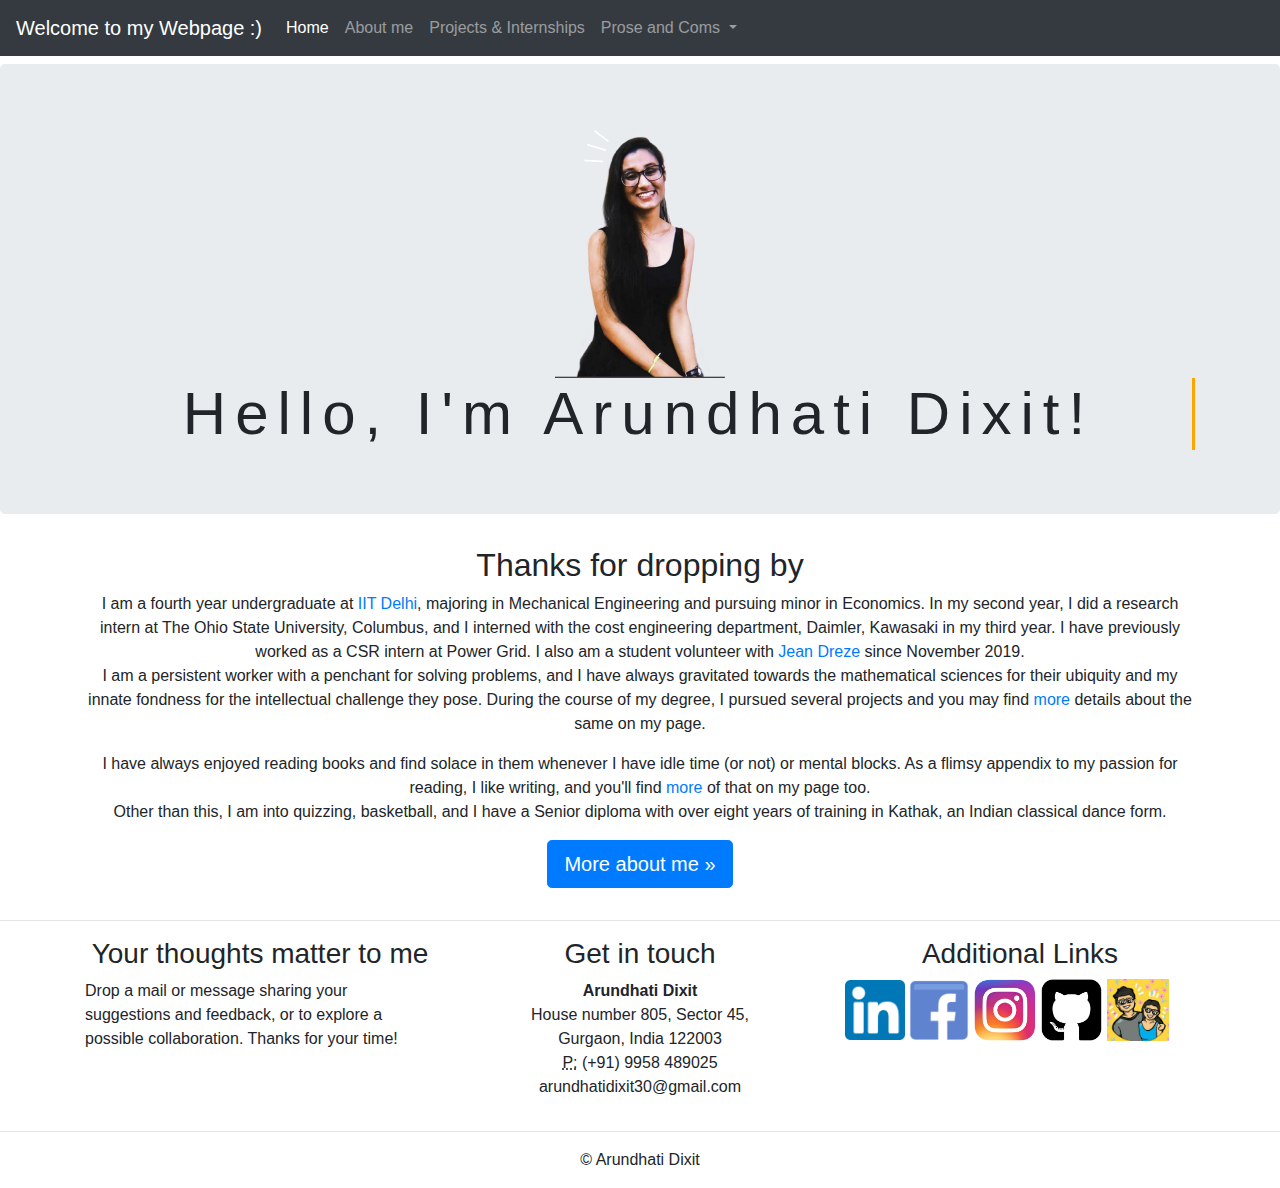
<file: index.html>
<!DOCTYPE html>
<html lang="en">
  <head>
    <meta charset="UTF-8">
    <meta http-equiv="X-UA-Compatible" content="IE=edge">
    <meta name="viewport" content="width=device-width, initial-scale=1">
    <title>Arundhati Dixit</title>
    <!-- Bootstrap -->
    <link href="css/bootstrap-4.4.1.css" rel="stylesheet">
  </head>
  <body>
    <nav class="navbar navbar-expand-lg navbar-dark bg-dark">
      <a class="navbar-brand" href="https://therundhati.github.io/index.html">Welcome to my Webpage :)</a>
      <button class="navbar-toggler" type="button" data-toggle="collapse" data-target="#navbarSupportedContent" aria-controls="navbarSupportedContent" aria-expanded="false" aria-label="Toggle navigation">
      <span class="navbar-toggler-icon"></span>
      </button>
      <div class="collapse navbar-collapse" id="navbarSupportedContent">
        <ul class="navbar-nav mr-auto">
          <li class="nav-item active">
            <a class="nav-link" href="https://therundhati.github.io/index.html">Home <span class="sr-only">(current)</span></a>
          </li>
          <li class="nav-item">
            <a class="nav-link" href="https://therundhati.github.io/page2.html">About me</a>
          </li>
		  <li class="nav-item">
            <a class="nav-link" href="https://therundhati.github.io/page3.html">Projects & Internships</a>
          </li>
          <li class="nav-item dropdown">
            <a class="nav-link dropdown-toggle" href="https://therundhati.github.io/page5.html" id="navbarDropdown" role="button" data-toggle="dropdown" aria-haspopup="true" aria-expanded="false">
            Prose and Coms
            </a>
            <div class="dropdown-menu" aria-labelledby="navbarDropdown">
              <a class="dropdown-item" href="https://therundhati.github.io/page6.html">Musings</a>
              <a class="dropdown-item" href="https://therundhati.github.io/page5.html">Poetry</a>
			  <a class="dropdown-item" href="https://therundhati.github.io/page4.html">Travel</a>
			  <a class="dropdown-item" href="https://therundhati.github.io/page7.html">Comics</a>
            </div>
          </li>
        </ul>
      </div>
    </nav>
    <section>
      <div class="jumbotron text-center mt-2">
        <div class="container">
          <div class="row">
            <div class="col-12">
			<img alt="" src="images/me.jpeg" style="width:170px;height:250px;"/>
			<div class="typewriter">
              <h1 style="font-size:60px"> Hello, I'm Arundhati Dixit!</h1>
			</div>
            </div>
          </div>
        </div>
      </div>
    </section>
    <section>
      <div class="container">
        <div class="row">
          <div class="col-12 text-center">
            <h2>Thanks for dropping by</h2>
            <p>I am a fourth year undergraduate at <a href="http://www.iitd.ac.in">IIT Delhi</a>, majoring in Mechanical Engineering and pursuing minor in Economics. In my second year, I did a research intern at The Ohio State University, Columbus, and I interned with the cost engineering department, Daimler, Kawasaki in my third year. I have previously worked as a CSR intern at Power Grid. I also am a student volunteer with <a href = "https://en.wikipedia.org/wiki/Jean_Drèze">Jean Dreze</a> since November 2019.<br>
			I am a persistent worker with a penchant for solving problems, and I have always gravitated towards the mathematical sciences for their ubiquity and my innate fondness for the intellectual challenge they pose. During the course of my degree, I pursued several projects and you may find <a href = "https://therundhati.github.io/page3.html">more</a> details about the same on my page.</p>
			<p>I have always enjoyed reading books and find solace in them whenever I have idle time (or not) or mental blocks. As a flimsy appendix to my passion for reading, I like writing, and you'll find <a href="https://therundhati.github.io/page5.html">more</a> of that on my page too.<br>
			Other than this, I am into quizzing, basketball, and I have a Senior diploma with over eight years of training in Kathak, an Indian classical dance form.</p>
			<p><a class="btn btn-primary btn-lg" href="https://therundhati.github.io/page2.html" role="button">More about me »</a></p>
          </div>
        </div>
      </div>
    </section>
    <hr>
    <div class="section">
      <div class="container">
        <div class="row">
          <div class="col-md-4 col-12">
            <h3 class="text-center">Your thoughts matter to me</h3>
            <p>Drop a mail or message sharing your suggestions and feedback, or to explore a possible collaboration. Thanks for your time!</p>
          </div>
          <div class="col-md-4 col-12">
            <h3 class="text-center">Get in touch</h3>
            <address class="text-center">
              <strong>Arundhati Dixit</strong><br>
              House number 805, Sector 45,<br>
              Gurgaon, India 122003<br>
              <abbr title="Phone">P:</abbr> (+91) 9958 489025<br>
			  arundhatidixit30@gmail.com
            </address>
          </div>
          <div class="col-md-4 col-12">
            <h3 class="text-center">Additional Links</h3>
            <form>
              <div class="social-icons">
				<a href="https://www.linkedin.com/in/arundhati-dixit-19980330/"><img src="images/in.png" style="width:60px;height:60px;" alt="#" /></a>
				<a href="https://www.facebook.com/arundhati.dixit.30"><img src="images/fb.png" style="width:60px;height:60px;" alt="#" /></a>
				<a href="https://www.instagram.com/therundhati/"><img src="images/ig.png" style="width:62px;height:62px;" alt="#" /></a>
				<a href="https://github.com/therundhati"><img src="images/github.png" style="width:62px;height:62px;" alt="#" /></a>
				<a href="https://www.instagram.com/syrup.n.spice/"><img src="images/syrupnspice.jpeg" style="width:62px;height:62px;" alt="#" /></a>
              </div>
            </form>
          </div>
        </div>
      </div>
    </div>
    <hr>
    <footer class="text-center">
      <div class="container">
        <div class="row">
          <div class="col-12">
            <p>© Arundhati Dixit</p>
          </div>
        </div>
      </div>
    </footer>
    <!-- jQuery (necessary for Bootstrap's JavaScript plugins) -->
    <script src="js/jquery-3.4.1.min.js"></script>
    <!-- Include all compiled plugins (below), or include individual files as needed -->
    <script src="js/popper.min.js"></script>
    <script src="js/bootstrap-4.4.1.js"></script>
  </body>
</html>
</file>
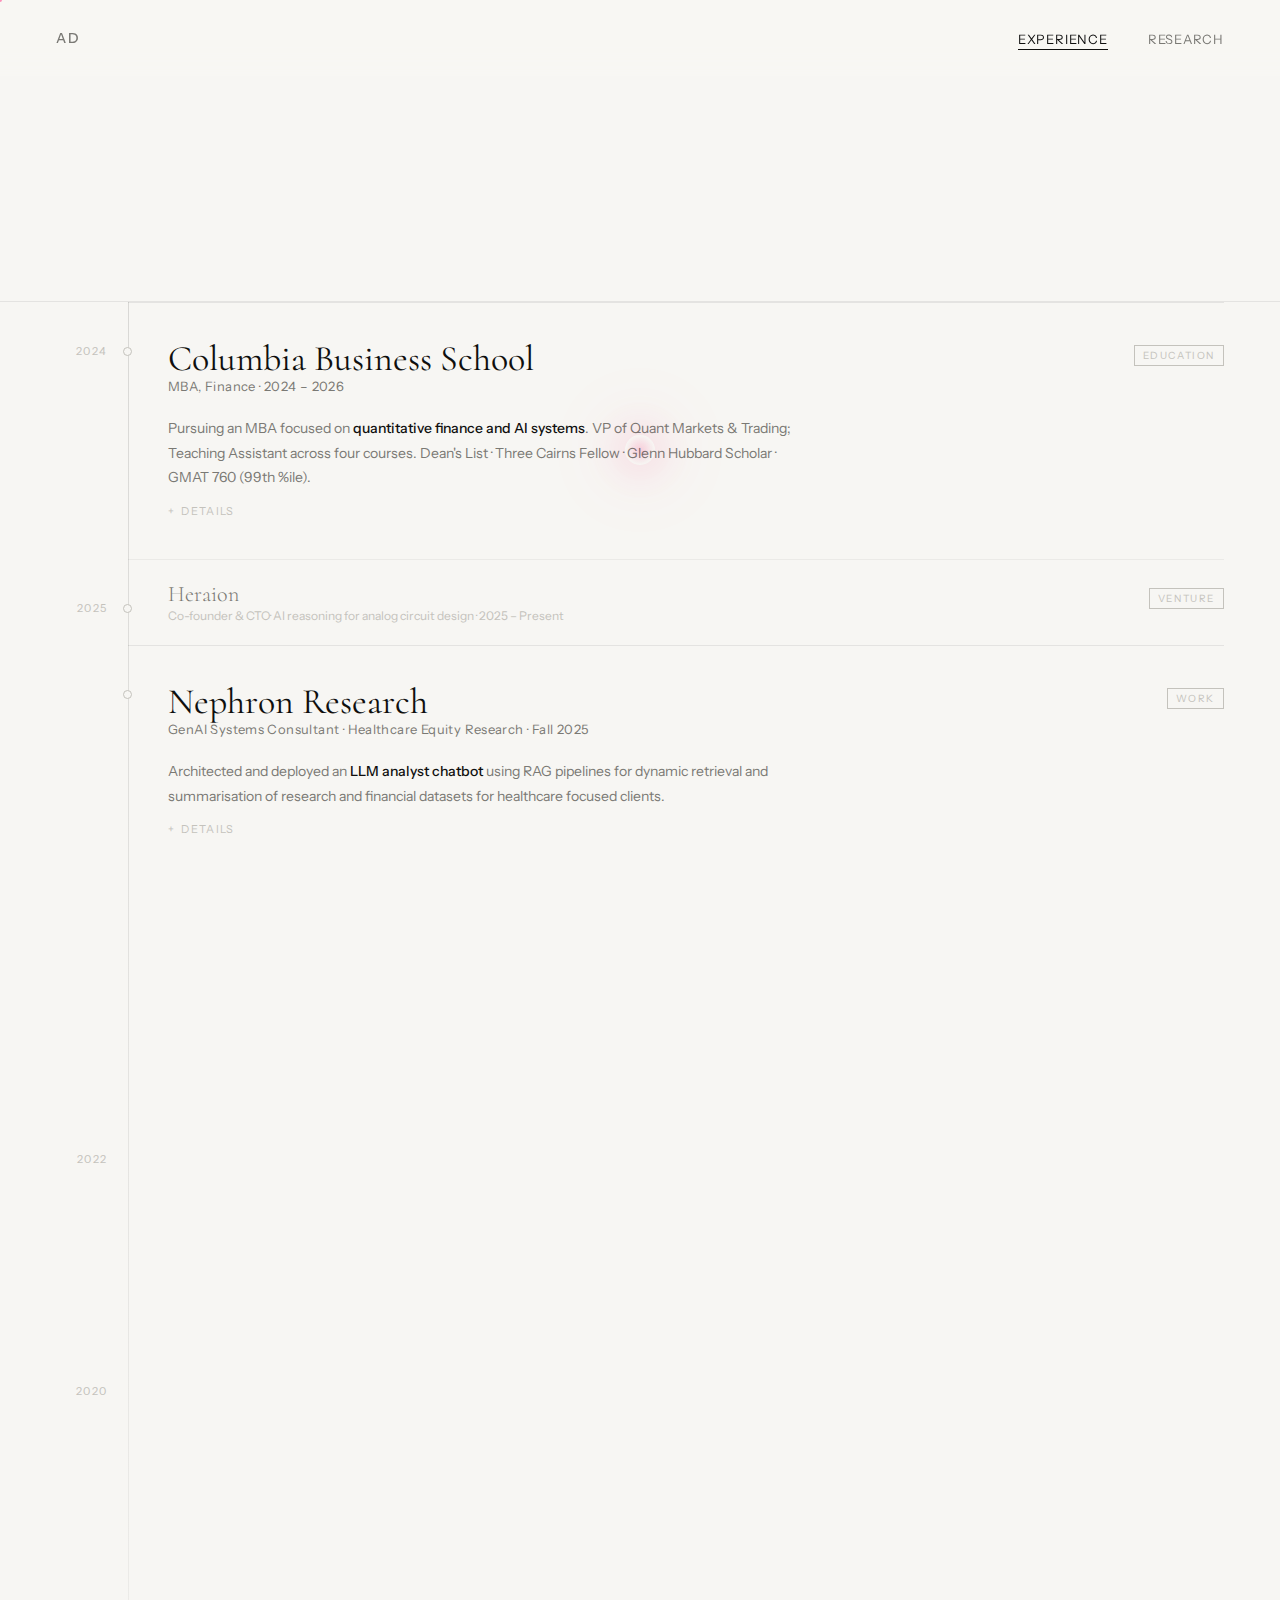
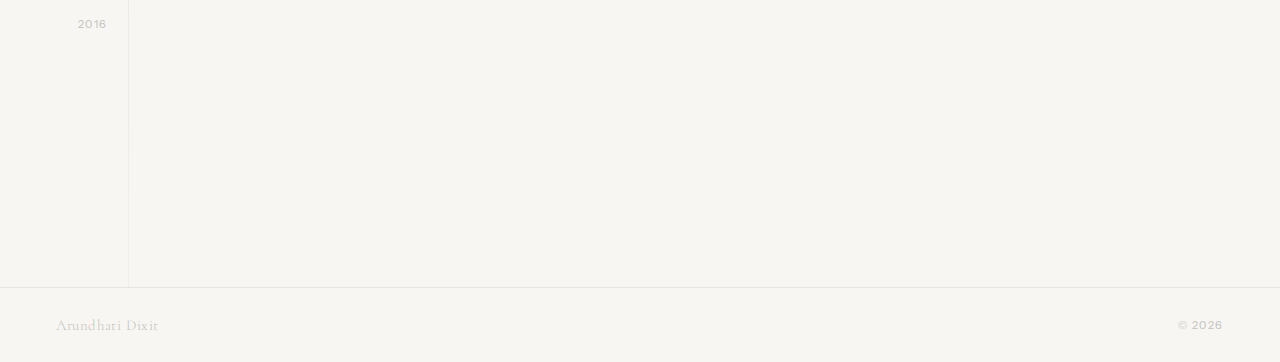
<file: experience.html>
<!DOCTYPE html>
<html lang="en">
<head>
  <meta charset="UTF-8" />
  <meta name="viewport" content="width=device-width, initial-scale=1.0" />
  <title>Experience · Arundhati Dixit</title>
  <link rel="preconnect" href="https://fonts.googleapis.com" />
  <link rel="preconnect" href="https://fonts.gstatic.com" crossorigin />
  <link href="https://fonts.googleapis.com/css2?family=Cormorant:ital,wght@0,300;0,400;0,500;1,300&family=Instrument+Sans:ital,wght@0,400;0,500;1,400&display=swap" rel="stylesheet" />
  <link rel="stylesheet" href="styles.css" />
  <style>
    /* ── TIMELINE ── */
    .timeline {
      padding: 0 56px 80px;
      position: relative;
      display: grid;
      grid-template-columns: 72px 1fr;
    }
    .timeline::before {
      content: '';
      position: absolute;
      left: calc(56px + 72px); top: 0; bottom: 0;
      width: 1px;
      background: linear-gradient(to bottom, rgba(15,15,14,0.13), rgba(15,15,14,0.03));
    }

    .year-stamp {
      grid-column: 1;
      font-size: 11px;
      letter-spacing: 0.14em;
      text-transform: uppercase;
      color: var(--ink-faint);
      text-align: right;
      padding-right: 20px;
      padding-top: 44px;
      line-height: 1;
    }

    .entry {
      grid-column: 2;
      padding-left: 40px;
      position: relative;
      opacity: 0;
      transform: translateY(16px);
      transition: opacity 0.55s ease, transform 0.55s ease;
    }
    .entry.visible { opacity: 1; transform: translateY(0); }
    .entry::before {
      content: '';
      position: absolute;
      left: -5px; top: 44px;
      width: 9px; height: 9px;
      border-radius: 50%;
      background: var(--bg);
      border: 1.5px solid var(--ink-faint);
      transition: border-color 0.3s, background 0.3s;
      z-index: 1;
    }
    .entry:hover::before { border-color: var(--accent); background: var(--accent); }

    /* Full entry */
    .entry-full {
      border-top: 1px solid rgba(15,15,14,0.08);
      padding-top: 36px; padding-bottom: 40px;
      cursor: pointer;
    }
    .entry-header {
      display: grid;
      grid-template-columns: 1fr auto;
      align-items: start;
      gap: 16px; margin-bottom: 8px;
    }
    .entry-company {
      font-family: 'Cormorant', serif;
      font-weight: 400;
      font-size: clamp(24px, 2.8vw, 36px);
      line-height: 1.1; color: var(--ink);
      transition: color 0.25s;
    }
    .entry-full:hover .entry-company { color: var(--accent); }
    .entry-tag {
      font-size: 10px;
      letter-spacing: 0.16em;
      text-transform: uppercase;
      color: var(--ink-faint);
      border: 1px solid var(--ink-faint);
      padding: 3px 8px;
      margin-top: 6px;
      white-space: nowrap;
      transition: color 0.25s, border-color 0.25s;
      align-self: start;
    }
    .entry-full:hover .entry-tag { color: var(--accent); border-color: var(--accent); }
    .entry-role {
      font-size: 13px; letter-spacing: 0.03em;
      color: var(--ink-muted); margin-bottom: 14px;
    }
    .entry-summary {
      font-size: 14px; line-height: 1.75;
      color: var(--ink-muted); max-width: 640px;
    }
    .entry-summary strong { color: var(--ink); font-weight: 500; }

    .entry-bullets {
      max-height: 0; overflow: hidden;
      transition: max-height 0.5s cubic-bezier(0.23,1,0.32,1);
    }
    .entry-bullets.open { max-height: 500px; }
    .entry-bullets ul {
      list-style: none; margin-top: 18px;
      display: flex; flex-direction: column; gap: 9px;
    }
    .entry-bullets li {
      font-size: 13px; line-height: 1.7;
      color: var(--ink-muted); padding-left: 16px;
      position: relative; max-width: 640px;
    }
    .entry-bullets li::before { content: '–'; position: absolute; left: 0; color: var(--accent); }

    .entry-toggle {
      display: inline-flex; align-items: center; gap: 6px;
      margin-top: 14px; font-size: 11px;
      letter-spacing: 0.12em; text-transform: uppercase;
      color: var(--ink-faint); transition: color 0.25s; user-select: none;
    }
    .entry-full:hover .entry-toggle { color: var(--ink-muted); }
    .toggle-icon { display: inline-block; transition: transform 0.3s ease; }
    .entry-full.open .toggle-icon { transform: rotate(45deg); }
    .entry-full.open .entry-toggle { color: var(--accent); }

    /* Slim entry */
    .entry-slim {
      border-top: 1px solid rgba(15,15,14,0.05);
      padding-top: 22px; padding-bottom: 22px;
      cursor: pointer;
    }
    .entry-slim-row {
      display: grid; grid-template-columns: 1fr auto;
      align-items: baseline; gap: 16px;
    }
    .entry-slim .entry-company {
      font-family: 'Cormorant', serif;
      font-weight: 300;
      font-size: clamp(17px, 1.8vw, 22px);
      color: var(--ink-muted); transition: color 0.25s;
    }
    .entry-slim:hover .entry-company { color: var(--accent); }
    .entry-slim-period {
      font-size: 11px; color: var(--ink-faint);
      letter-spacing: 0.1em; text-align: right; white-space: nowrap;
    }
    .entry-role-inline { font-size: 12px; color: var(--ink-faint); margin-top: 2px; }
    .entry-slim-detail {
      max-height: 0; overflow: hidden;
      transition: max-height 0.4s cubic-bezier(0.23,1,0.32,1);
    }
    .entry-slim-detail.open { max-height: 200px; }
    .entry-slim-detail p {
      font-size: 13px; line-height: 1.7;
      color: var(--ink-muted); padding-top: 10px; max-width: 580px;
    }

    @media (max-width: 768px) {
      .timeline { padding: 0 24px 80px; grid-template-columns: 48px 1fr; }
      .timeline::before { left: calc(24px + 48px); }
      .year-stamp { font-size: 10px; padding-right: 12px; }
      .entry { padding-left: 24px; }
    }
  </style>
</head>
<body>
  <div id="cursor-orb"></div>
  <div id="cursor-dot"></div>

  <nav>
    <a href="index.html" class="nav-logo">AD</a>
    <ul class="nav-links">
      <li><a href="experience.html" class="active">Experience</a></li>
      <li><a href="research.html">Research</a></li>
    </ul>
  </nav>

  <div class="page-header">
    <h1 class="page-title">Experience</h1>
    <p class="page-subtitle">Finance · AI · Math</p>
  </div>

  <div class="timeline">

    <div class="year-stamp">2024</div>
    <div class="entry entry-full" onclick="toggleEntry(this)">
      <div class="entry-header">
        <div>
          <div class="entry-company">Columbia Business School</div>
          <div class="entry-role">MBA, Finance · 2024 – 2026</div>
        </div>
        <span class="entry-tag">Education</span>
      </div>
      <p class="entry-summary">Pursuing an MBA focused on <strong>quantitative finance and AI systems</strong>. VP of Quant Markets & Trading; Teaching Assistant across four courses. Dean's List · Three Cairns Fellow · Glenn Hubbard Scholar · GMAT 760 (99th %ile).</p>
      <div class="entry-bullets"><ul>
        <li>VP - Quant Markets & Trading; Investment Management Association, Tech Club, Rugby team</li>
        <li>Teaching Assistant: Corporate Finance, Investment Portfolio Management, Financial Economics, Operations Management</li>
      </ul></div>
      <span class="entry-toggle"><span class="toggle-icon">+</span> Details</span>
    </div>

    <div class="year-stamp">2025</div>
    <div class="entry entry-slim" onclick="toggleSlim(this)">
      <div class="entry-slim-row">
        <div>
          <div class="entry-company">Heraion</div>
          <div class="entry-role-inline">Co-founder & CTO· AI reasoning for analog circuit design · 2025 – Present</div>
        </div>
        <span class="entry-tag">Venture</span>
      </div>
      <div class="entry-slim-detail">
        <p> LLM plugin for Cadence/Synopsys EDA tools that accelerates analog design and verification | automating testbenches, explaining simulation results, and proposing design changes while keeping engineers in control.</p>
      </div>
    </div>

    <div class="year-stamp"></div>
    <div class="entry entry-full" onclick="toggleEntry(this)">
      <div class="entry-header">
        <div>
          <div class="entry-company">Nephron Research</div>
          <div class="entry-role">GenAI Systems Consultant · Healthcare Equity Research · Fall 2025</div>
        </div>
        <span class="entry-tag">Work</span>
      </div>
      <p class="entry-summary">Architected and deployed an <strong>LLM analyst chatbot</strong> using RAG pipelines for dynamic retrieval and summarisation of research and financial datasets for healthcare focused clients.</p>
 <!---     <div class="entry-bullets"><ul>
        <li>Led end-to-end AI integration for dynamic retrieval and summarisation of financial research datasets</li>
        <li>Delivered technical onboarding and documentation ensuring adoption across cross functional enterprise users</li>
      </ul></div>   --->
      <span class="entry-toggle"><span class="toggle-icon">+</span> Details</span>
    </div>

    <div class="year-stamp"></div>
    <div class="entry entry-full" onclick="toggleEntry(this)">
      <div class="entry-header">
        <div>
          <div class="entry-company">Valinor Group</div>
          <div class="entry-role">Summer Investment Associate · Private Credit & Underwriting · Summer 2025</div>
        </div>
        <span class="entry-tag">Work</span>
      </div>
      <p class="entry-summary">Built <strong>underwriting models and quantitative frameworks</strong> for multimillion dollar private credit transactions across direct lending, co-investment, and fund opportunities.</p>
  <!---    <div class="entry-bullets"><ul>
        <li>Built financial tools supporting sourcing, underwriting, execution, and monitoring of credit investments</li>
        <li>Researched fintech and AI use cases to augment credit strategies and inform specialty finance opportunities</li>
      </ul></div> --->
      <span class="entry-toggle"><span class="toggle-icon">+</span> Details</span>
    </div>

    <div class="year-stamp">2022</div>
    <div class="entry entry-full" onclick="toggleEntry(this)">
      <div class="entry-header">
        <div>
          <div class="entry-company">Goldman Sachs</div>
          <div class="entry-role">Associate · Market Risk Strats · Global FX · 2022 – 2024</div>
        </div>
        <span class="entry-tag">Work</span>
      </div>
      <p class="entry-summary">Quantitative market risk research across <strong>FX, commodities, and emerging asset classes</strong>. Built and maintained stress testing and risk models.</p>
  <!---    <div class="entry-bullets"><ul>
        <li>Analysed macro-driven hedging strategies across FX and commodity portfolios — LatAm, China, Russia exposure</li>
        <li>Maintained stress testing and VaR models using statistical analysis of global market data across 150+ countries</li>
        <li>Collaborated on firm's first crypto spot and volatility risk models across emerging asset classes</li>
        <li>Standardised regulatory processes for risk identification and limit setting, reducing board level breach escalations by 55%</li>
      </ul></div>    --->
      <span class="entry-toggle"><span class="toggle-icon">+</span> Details</span>
    </div>

    <div class="year-stamp">2020</div>
    <div class="entry entry-full" onclick="toggleEntry(this)">
      <div class="entry-header">
        <div>
          <div class="entry-company">American Express</div>
          <div class="entry-role">Analyst · Corporate Credit Risk Strategy & Decision Science · 2020 – 2022</div>
        </div>
        <span class="entry-tag">Work</span>
      </div>
      <p class="entry-summary">Built statistical models on large scale financial datasets to <strong>eliminate speculative losses</strong> and engineer predictive risk variables deployed globally across AmEx products.</p>
   <!---    <div class="entry-bullets"><ul>
        <li>Developed models to identify and eliminate losses due to wilful defaulters, reducing $2BN+ in speculative losses</li>
        <li>Engineered predictive risk variables using client file, transaction, and credit bureau data for corporate markets</li>
        <li>Devised global controls for application and transaction approval across AmEx products and services</li>
        <li>Modelled risk for $5B projected non-card lending market; led team building digital footprint based risk scoring engine</li>
      </ul></div>   --->
      <span class="entry-toggle"><span class="toggle-icon">+</span> Details</span>
    </div>

    <div class="year-stamp">2016</div>
    <div class="entry entry-full" onclick="toggleEntry(this)">
      <div class="entry-header">
        <div>
          <div class="entry-company">IIT Delhi</div>
          <div class="entry-role">B.Tech, Mechanical Engineering · Minor in Economics · GPA 8.54/10 · 2016 – 2020</div>
        </div>
        <span class="entry-tag">Education</span>
      </div>
      <p class="entry-summary">Graduated with distinction. <strong>JEE Main All India Rank 321</strong> (top 0.01 percentile). Top 15% academic merit; Outstanding Contribution to Cultural Activities.</p>
      <div class="entry-bullets"><ul>
        <li>B.Tech thesis under Prof. Nomesh Bolia | operations research analysis of Mobility as a Service</li>
        <li>Economics projects under Prof. Saptarshi Mukherjee and Prof. SB Paul</li>
        <li>Visiting Research Scholar, Ohio State University | EV power modular layout under Prof. Anant Agarwal (Summer 2018)</li>
        <li>Summer Analyst, Daimler AG, Kawasaki | supplier costing analytics, Cost Engineering (Summer 2019)</li>
        <li>Chief Editor, Board for Student Publications</li>
      </ul></div>
      <span class="entry-toggle"><span class="toggle-icon">+</span> Details</span>
    </div>

  </div>

  <footer>
    <span class="footer-name">Arundhati Dixit</span>
    <span class="footer-year">© 2026</span>
  </footer>

  <script src="scripts.js"></script>
  <script>
    document.addEventListener('DOMContentLoaded', () => initScrollReveal('.entry'));
    function toggleEntry(el) {
      el.classList.toggle('open');
      el.querySelector('.entry-bullets').classList.toggle('open');
    }
    function toggleSlim(el) {
      el.querySelector('.entry-slim-detail').classList.toggle('open');
    }
  </script>
</body>
</html>
</file>
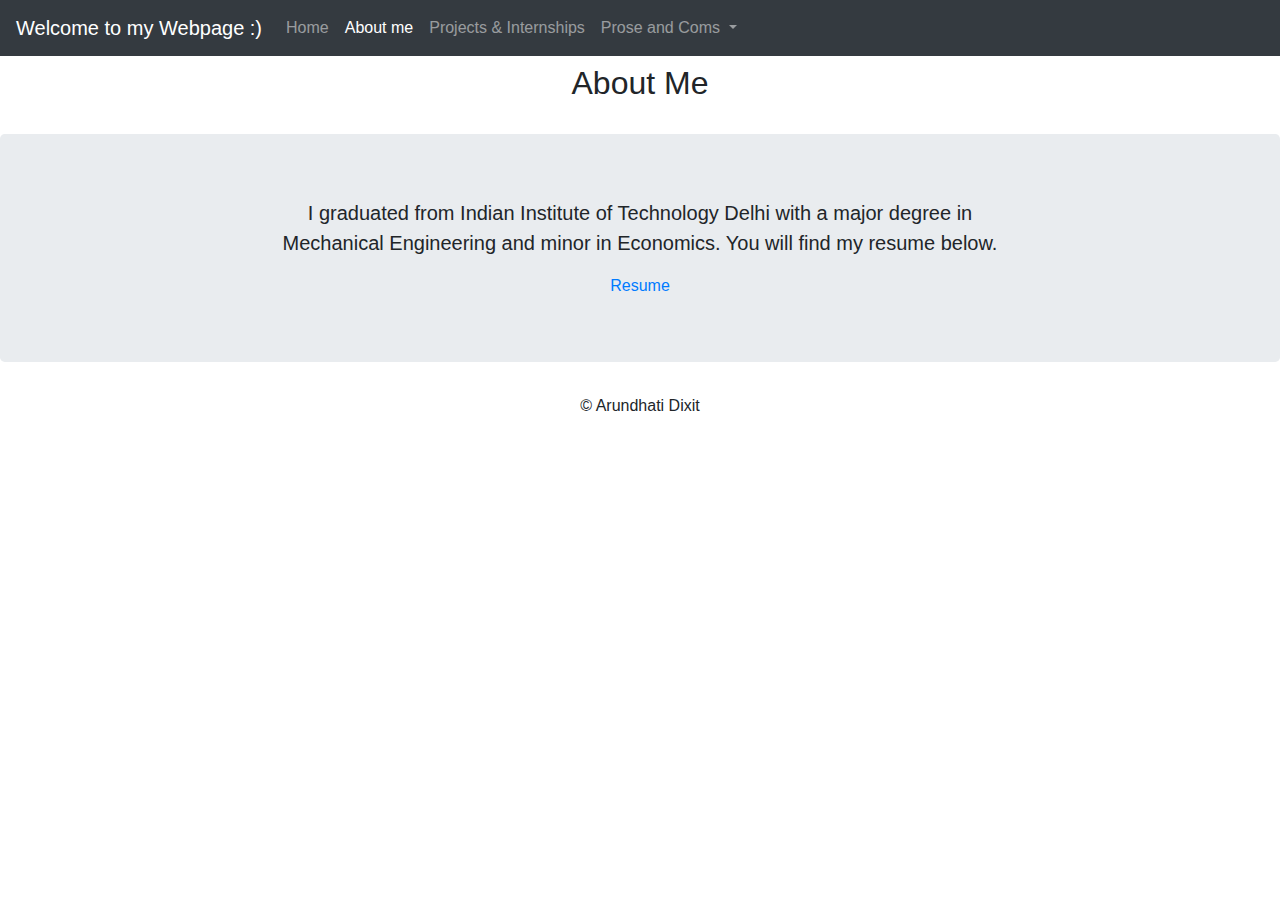
<file: page2.html>
<!DOCTYPE html>
<html lang="en">
  <head>
    <meta charset="UTF-8">
    <meta http-equiv="X-UA-Compatible" content="IE=edge">
    <meta name="viewport" content="width=device-width, initial-scale=1">
    <title>Arundhati Dixit</title>
    <!-- Bootstrap -->
    <link href="css/bootstrap-4.4.1.css" rel="stylesheet">
  </head>
  <body>
    <nav class="navbar navbar-expand-lg navbar-dark bg-dark">
      <a class="navbar-brand" href="https://therundhati.github.io/index.html">Welcome to my Webpage :)</a>
      <button class="navbar-toggler" type="button" data-toggle="collapse" data-target="#navbarSupportedContent" aria-controls="navbarSupportedContent" aria-expanded="false" aria-label="Toggle navigation">
      <span class="navbar-toggler-icon"></span>
      </button>
      <div class="collapse navbar-collapse" id="navbarSupportedContent">
        <ul class="navbar-nav mr-auto">
          <li class="nav-item">
            <a class="nav-link" href="https://therundhati.github.io/index.html">Home</a>
          </li>
          <li class="nav-item active">
            <a class="nav-link" href="https://therundhati.github.io/page2.html">About me<span class="sr-only">(current)</span></a>
          </li>
		  <li class="nav-item">
            <a class="nav-link" href="https://therundhati.github.io/page3.html">Projects & Internships</a>
          </li>
          <li class="nav-item dropdown">
            <a class="nav-link dropdown-toggle" href="https://therundhati.github.io/page5.html" id="navbarDropdown" role="button" data-toggle="dropdown" aria-haspopup="true" aria-expanded="false">
            Prose and Coms
            </a>
            <div class="dropdown-menu" aria-labelledby="navbarDropdown">
              <a class="dropdown-item" href="https://therundhati.github.io/page6.html">Musings</a>
              <a class="dropdown-item" href="https://therundhati.github.io/page5.html">Poetry</a>
			  <a class="dropdown-item" href="https://therundhati.github.io/page4.html">Travel</a>
			  <a class="dropdown-item" href="https://therundhati.github.io/page7.html">Comics</a>
            </div>
          </li>
        </ul>
      </div>
    </nav>
    <section>
      <div class="container">
        <div class="row">
          <div class="col-lg-12 mb-4 mt-2 text-center">
            <h2>About Me</h2>
          </div>
        </div>
      </div>
      <div class="jumbotron">
        <div class="container">
          <div class="row">
            <div class="text-center col-md-8 col-12 mx-auto">
              <p class="lead">I graduated from Indian Institute of Technology Delhi with a major degree in Mechanical Engineering and minor in Economics. You will find my resume below.</p>
            </div>
          </div>
	  <center>
	<object data="ArundhatiDixit.pdf" type="application/pdf" title="Resume" width="500" height="720">
    	<a href="ArundhatiDixit.pdf">Resume</a> 
	</object>
	  </center>
        </div>
      </div>
    </section>
    <footer class="text-center">
      <div class="container">
        <div class="row">
          <div class="col-12">
            <p>© Arundhati Dixit</p>
          </div>
        </div>
      </div>
    </footer>
    <!-- jQuery (necessary for Bootstrap's JavaScript plugins) --> 
    <script src="js/jquery-3.4.1.min.js"></script> 
    <!-- Include all compiled plugins (below), or include individual files as needed --> 
    <script src="js/popper.min.js"></script> 
    <script src="js/bootstrap-4.4.1.js"></script>
  </body>
</html>
</file>
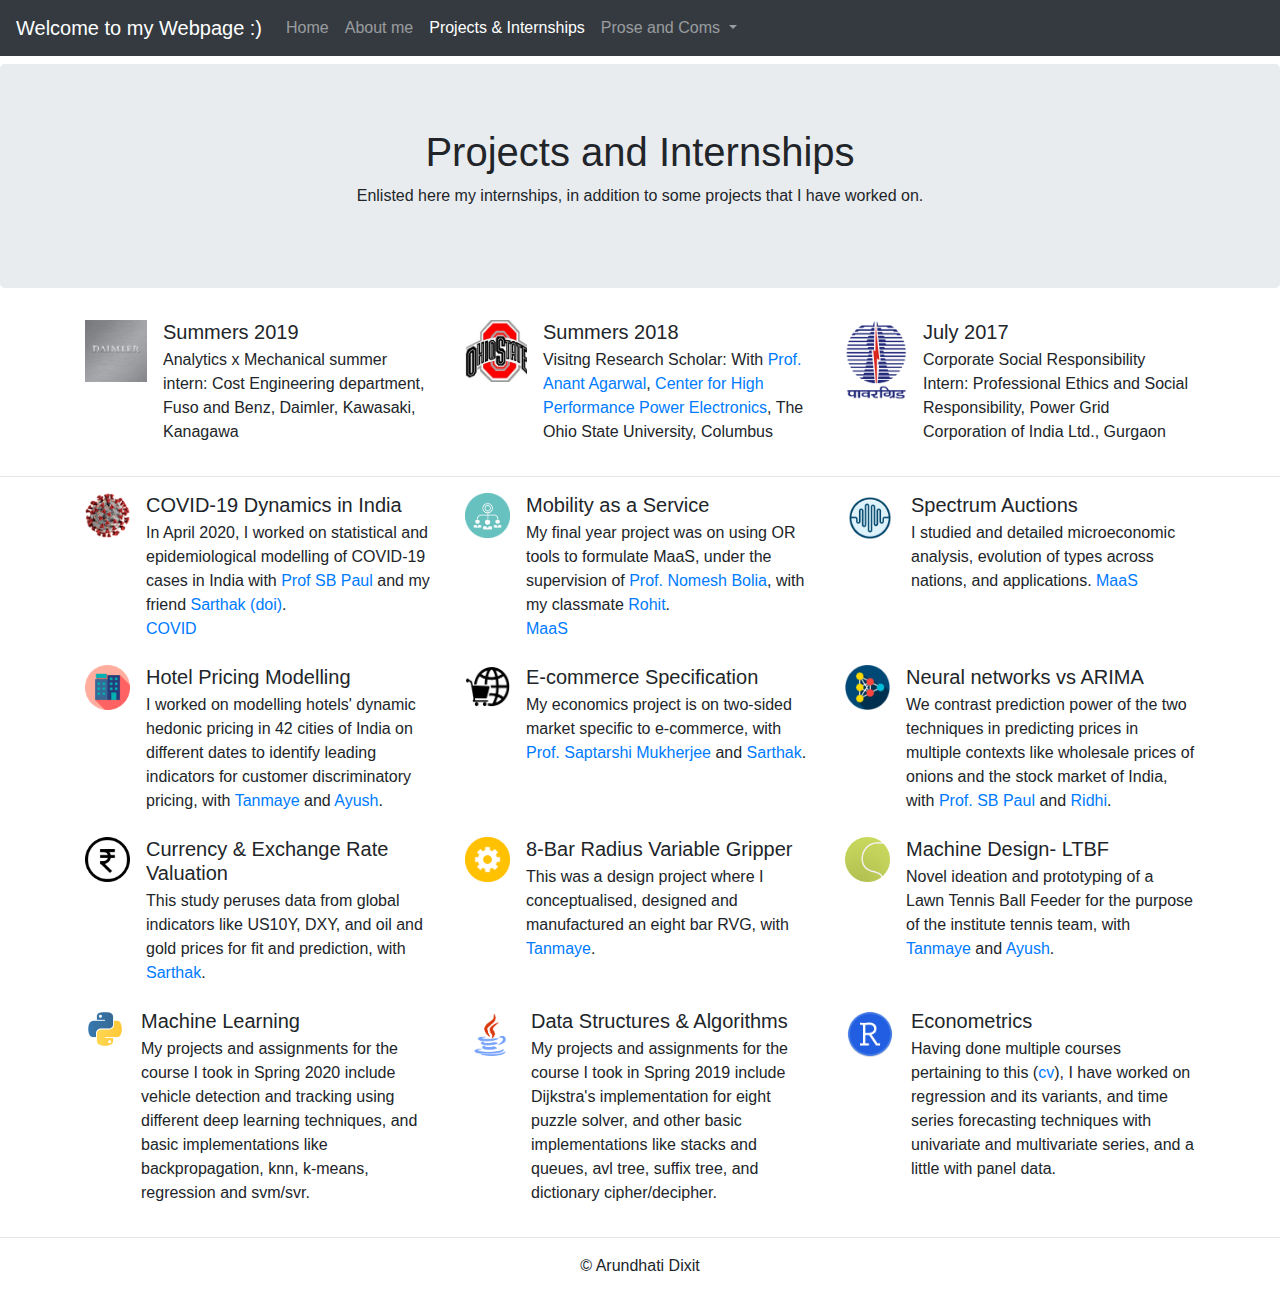
<file: page3.html>
<!DOCTYPE html>
<html lang="en">
  <head>
    <meta charset="UTF-8">
    <meta http-equiv="X-UA-Compatible" content="IE=edge">
    <meta name="viewport" content="width=device-width, initial-scale=1">
    <title>Arundhati Dixit</title>
    <!-- Bootstrap -->
    <link href="css/bootstrap-4.4.1.css" rel="stylesheet">
  </head>
  <body>
    <nav class="navbar navbar-expand-lg navbar-dark bg-dark">
      <a class="navbar-brand" href="https://therundhati.github.io/index.html">Welcome to my Webpage :)</a>
      <button class="navbar-toggler" type="button" data-toggle="collapse" data-target="#navbarSupportedContent" aria-controls="navbarSupportedContent" aria-expanded="false" aria-label="Toggle navigation">
      <span class="navbar-toggler-icon"></span>
      </button>
      <div class="collapse navbar-collapse" id="navbarSupportedContent">
        <ul class="navbar-nav mr-auto">
          <li class="nav-item">
            <a class="nav-link" href="https://therundhati.github.io/index.html">Home</a>
          </li>
          <li class="nav-item">
            <a class="nav-link" href="https://therundhati.github.io/page2.html">About me</a>
          </li>
		  <li class="nav-item">
            <a class="nav-link active" href="https://therundhati.github.io/page3.html">Projects & Internships<span class="sr-only">(current)</span></a>
          </li>
  <li class="nav-item dropdown">
            <a class="nav-link dropdown-toggle" href="https://therundhati.github.io/page5.html" id="navbarDropdown" role="button" data-toggle="dropdown" aria-haspopup="true" aria-expanded="false">
            Prose and Coms
            </a>
    <div class="dropdown-menu" aria-labelledby="navbarDropdown">
              <a class="dropdown-item" href="https://therundhati.github.io/page6.html">Musings</a>
              <a class="dropdown-item" href="https://therundhati.github.io/page5.html">Poetry</a>
			  <a class="dropdown-item" href="https://therundhati.github.io/page4.html">Travel</a>
			  <a class="dropdown-item" href="https://therundhati.github.io/page7.html">Comics</a>
    </div>
	</li>
    </ul>
    </div>
    </nav>
	  
	  <section>
      <div class="jumbotron text-center mt-2">
        <div class="container">
          <div class="row">
            <div class="col-12 text-center">
            <h1>Projects and Internships</h1>
            <p>Enlisted here my internships, in addition to some projects that I have worked on.</p>
          </div>
          </div>
        </div>
      </div>
    </section>
	<section>
      <div class="container mt-2">
        <div class="row">
          <div class="col-md-4 col-12">
            <ul class="list-unstyled">
              <li class="media">
                <a href = "https://www.daimler.com/en/"><img class="mr-3" src="images/daimler.png" alt="Generic placeholder image" style="width:62px;height:62px;" /></a>
                <div class="media-body">
                  <h5 class="mt-0 mb-1">Summers 2019</h5>
                  Analytics x Mechanical summer intern: Cost Engineering department, Fuso and Benz, Daimler, Kawasaki, Kanagawa
                </div>
              </li>
            </ul>
          </div>
          <div class="col-md-4 col-12">
            <ul class="list-unstyled">
              <li class="media">
                <a href = "https://www.osu.edu"><img class="mr-3" src="images/osu.jpg" alt="Generic placeholder image" style="width:62px;height:62px;" /> </a>
                <div class="media-body">
                  <h5 class="mt-0 mb-1">Summers 2018</h5>
                  Visitng Research Scholar:  With <a href = "https://ece.osu.edu/people/agarwal.334">Prof. Anant Agarwal</a>, <a href="https://hvpe.osu.edu">Center for High Performance Power Electronics</a>, The Ohio State University, Columbus
                </div>
              </li>
            </ul>
          </div>
          <div class="col-md-4 col-12">
            <ul class="list-unstyled">
              <li class="media">
                <a href = "https://www.powergridindia.com"><img class="mr-3" src="images/pg.png" alt="Generic placeholder image" style="width:62px;height:80px;" /> </a>
                <div class="media-body">
                  <h5 class="mt-0 mb-1">July 2017</h5>
                  Corporate Social Responsibility Intern: Professional Ethics and Social Responsibility, Power Grid Corporation of India Ltd., Gurgaon
                </div>
              </li>
            </ul>
          </div>
        </div>
      </div>
    </section>
	  <hr>
    <section>
      <div class="container mt-2">
        <div class="row">
          <div class="col-md-4 col-12">
            <ul class="list-unstyled">
              <li class="media">
                <img class="mr-3" src="images/covid.png" style="width:45px;height:45px;" alt="Generic placeholder image">
                <div class="media-body">
                  <h5 class="mt-0 mb-1">COVID-19 Dynamics in India</h5>
                  In April 2020, I worked on statistical and epidemiological modelling of COVID-19 cases in India with <a href="http://web.iitd.ac.in/~sbpaul/">Prof SB Paul</a> and my friend <a href="https://www.linkedin.com/in/sarthakvishnoi01/">Sarthak</a> <a href="https://doi.org/10.1101/2020.05.26.20113522">(doi)</a>.<br>
				<object data="COVID_19.pdf" type="application/pdf" title="COVID-19 report" width="300" height="200">
    	<a href="COVID_19.pdf">COVID</a> 
	</object>
                </div>
              </li>
            </ul>
          </div>
          <div class="col-md-4 col-12">
            <ul class="list-unstyled">
              <li class="media">
                <img class="mr-3" src="images/maas.png" style="width:45px;height:45px;" alt="Generic placeholder image">
                <div class="media-body">
                  <h5 class="mt-0 mb-1">Mobility as a Service</h5>
                  My final year project was on using OR tools to formulate MaaS, under the supervision of <a href="http://web.iitd.ac.in/~nomesh/">Prof. Nomesh Bolia</a>, with my classmate <a href="https://www.linkedin.com/in/rohit-kumar-singh-149b48137/">Rohit</a>.<br>
				<object data="BTP_MaaS.pdf" type="application/pdf" title="MaaS" width="300" height="200">
    	<a href="BTP_MaaS.pdf">MaaS</a> 
	</object>
                </div>
              </li>
            </ul>
          </div>
         <div class="col-md-4 col-12">
            <ul class="list-unstyled">
              <li class="media">
                <img class="mr-3" src="images/spec.png" style="width:50px;height:50px;" alt="Generic placeholder image">
                <div class="media-body">
                  <h5 class="mt-0 mb-1">Spectrum Auctions</h5>
                  I studied and detailed microeconomic analysis, evolution of types across nations, and applications.
		<object data="Spectrum_Auctions.pdf" type="application/pdf" title="Spectrum" width="300" height="200">
    	<a href="Spectrum_Auctions.pdf">MaaS</a> 
	</object>
                </div>
              </li>
            </ul>
          </div> 
        </div>
      </div>
    </section>
	<section>
      <div class="container mt-2">
        <div class="row">
          <div class="col-md-4 col-12">
            <ul class="list-unstyled">
              <li class="media">
                <img class="mr-3" src="images/hotel.png" style="width:45px;height:45px;" alt="Generic placeholder image">
                <div class="media-body">
                  <h5 class="mt-0 mb-1">Hotel Pricing Modelling</h5>
                  I worked on modelling hotels' dynamic hedonic pricing in 42 cities of India on different dates to identify leading indicators for customer discriminatory pricing, with <a href="https://www.linkedin.com/in/tanmay-soni-980709155/">Tanmaye</a> and <a href="https://www.linkedin.com/in/ayush-srivastava-3616a9141/">Ayush</a>.
                </div>
              </li>
            </ul>
          </div>
	<div class="col-md-4 col-12">
            <ul class="list-unstyled">
              <li class="media">
                <img class="mr-3" src="images/ecom.png" style="width:45px;height:43px;" alt="Generic placeholder image">
                <div class="media-body">
                  <h5 class="mt-0 mb-1">E-commerce Specification</h5>
                  My economics project is on two-sided market specific to e-commerce, with <a href="http://hss.iitd.ac.in/faculty/saptarshi-mukherjee">Prof. Saptarshi Mukherjee</a> and <a href="https://www.linkedin.com/in/sarthakvishnoi01/">Sarthak</a>.
                </div>
              </li>
            </ul>
          </div>
          
          <div class="col-md-4 col-12">
            <ul class="list-unstyled">
              <li class="media">
                <img class="mr-3" src="images/nnet.jpg" style="width:45px;height:45px;" alt="Generic placeholder image">
                <div class="media-body">
                  <h5 class="mt-0 mb-1">Neural networks vs ARIMA</h5>
                  We contrast prediction power of the two techniques in predicting prices in multiple contexts like wholesale prices of onions and the stock market of India, with <a href="http://hss.iitd.ac.in/faculty/sourabh-b-paul">Prof. SB Paul</a> and <a href="#">Ridhi</a>.
                </div>
              </li>
            </ul>
          </div>
        </div>
      </div>
    </section>
		<section>
      <div class="container mt-2">
        <div class="row">
		<div class="col-md-4 col-12">
            <ul class="list-unstyled">
              <li class="media">
                <img class="mr-3" src="images/rupee.png" style="width:45px;height:45px;" alt="Generic placeholder image">
                <div class="media-body">
                  <h5 class="mt-0 mb-1">Currency & Exchange Rate Valuation</h5>
                  This study peruses data from global indicators like US10Y, DXY, and oil and gold prices for fit and prediction, with <a href="https://www.linkedin.com/in/sarthakvishnoi01/">Sarthak</a>.
                </div>
              </li>
            </ul>
          </div>
          <div class="col-md-4 col-12">
            <ul class="list-unstyled">
              <li class="media">
                <img class="mr-3" src="images/rvg.png" style="width:45px;height:45px;" alt="Generic placeholder image">
                <div class="media-body">
                  <h5 class="mt-0 mb-1">8-Bar Radius Variable Gripper</h5>
                  This was a design project where I conceptualised, designed and manufactured an eight bar RVG, with <a href="https://www.linkedin.com/in/tanmay-soni-980709155/">Tanmaye</a>.
                </div>
              </li>
            </ul>
          </div>
          <div class="col-md-4 col-12">
            <ul class="list-unstyled">
              <li class="media">
                <img class="mr-3" src="images/ltbf.png" style="width:45px;height:45px;" alt="Generic placeholder image">
                <div class="media-body">
                  <h5 class="mt-0 mb-1">Machine Design- LTBF</h5>
                  Novel ideation and prototyping of a Lawn Tennis Ball Feeder for the purpose of the institute tennis team, with <a href="https://www.linkedin.com/in/tanmay-soni-980709155/">Tanmaye</a> and <a href="https://www.linkedin.com/in/ayush-srivastava-3616a9141/">Ayush</a>.
                </div>
              </li>
            </ul>
          </div>
        </div>
      </div>
    </section>
	    <section>
      <div class="container mt-2">
        <div class="row">
          <div class="col-md-4 col-12">
            <ul class="list-unstyled">
              <li class="media">
                <img class="mr-3" src="images/python.png" style="width:40px;height:40px;" alt="Generic placeholder image">
                <div class="media-body">
                  <h5 class="mt-0 mb-1">Machine Learning</h5>
                  My projects and assignments for the course I took in Spring 2020 include vehicle detection and tracking using different deep learning techniques, and basic implementations like backpropagation, knn, k-means, regression and svm/svr.
                </div>
              </li>
            </ul>
          </div>
          <div class="col-md-4 col-12">
            <ul class="list-unstyled">
              <li class="media">
                <img class="mr-3" src="images/java.png" style="width:50px;height:50px;" alt="Generic placeholder image">
                <div class="media-body">
                  <h5 class="mt-0 mb-1">Data Structures & Algorithms</h5>
                  My projects and assignments for the course I took in Spring 2019 include Dijkstra's implementation for eight puzzle solver, and other basic implementations like stacks and queues, avl tree, suffix tree, and dictionary cipher/decipher.
                </div>
              </li>
            </ul>
          </div>
          <div class="col-md-4 col-12">
            <ul class="list-unstyled">
              <li class="media">
                <img class="mr-3" src="images/r.png" style="width:50px;height:50px;" alt="Generic placeholder image">
                <div class="media-body">
                  <h5 class="mt-0 mb-1">Econometrics</h5>
                  Having done multiple courses pertaining to this (<a href="https://therundhati.github.io/page2.html">cv</a>), I have worked on regression and its variants, and time series forecasting techniques with univariate and multivariate series, and a little with panel data.
                </div>
              </li>
            </ul>
          </div>
        </div>
      </div>
    </section>
    <hr>
    <footer class="text-center">
      <div class="container">
        <div class="row">
          <div class="col-12">
            <p>© Arundhati Dixit</p>
          </div>
        </div>
      </div>
    </footer>
    <!-- jQuery (necessary for Bootstrap's JavaScript plugins) -->
    <script src="js/jquery-3.4.1.min.js"></script>
    <!-- Include all compiled plugins (below), or include individual files as needed -->
    <script src="js/popper.min.js"></script>
    <script src="js/bootstrap-4.4.1.js"></script>
  </body>
</html>
</file>
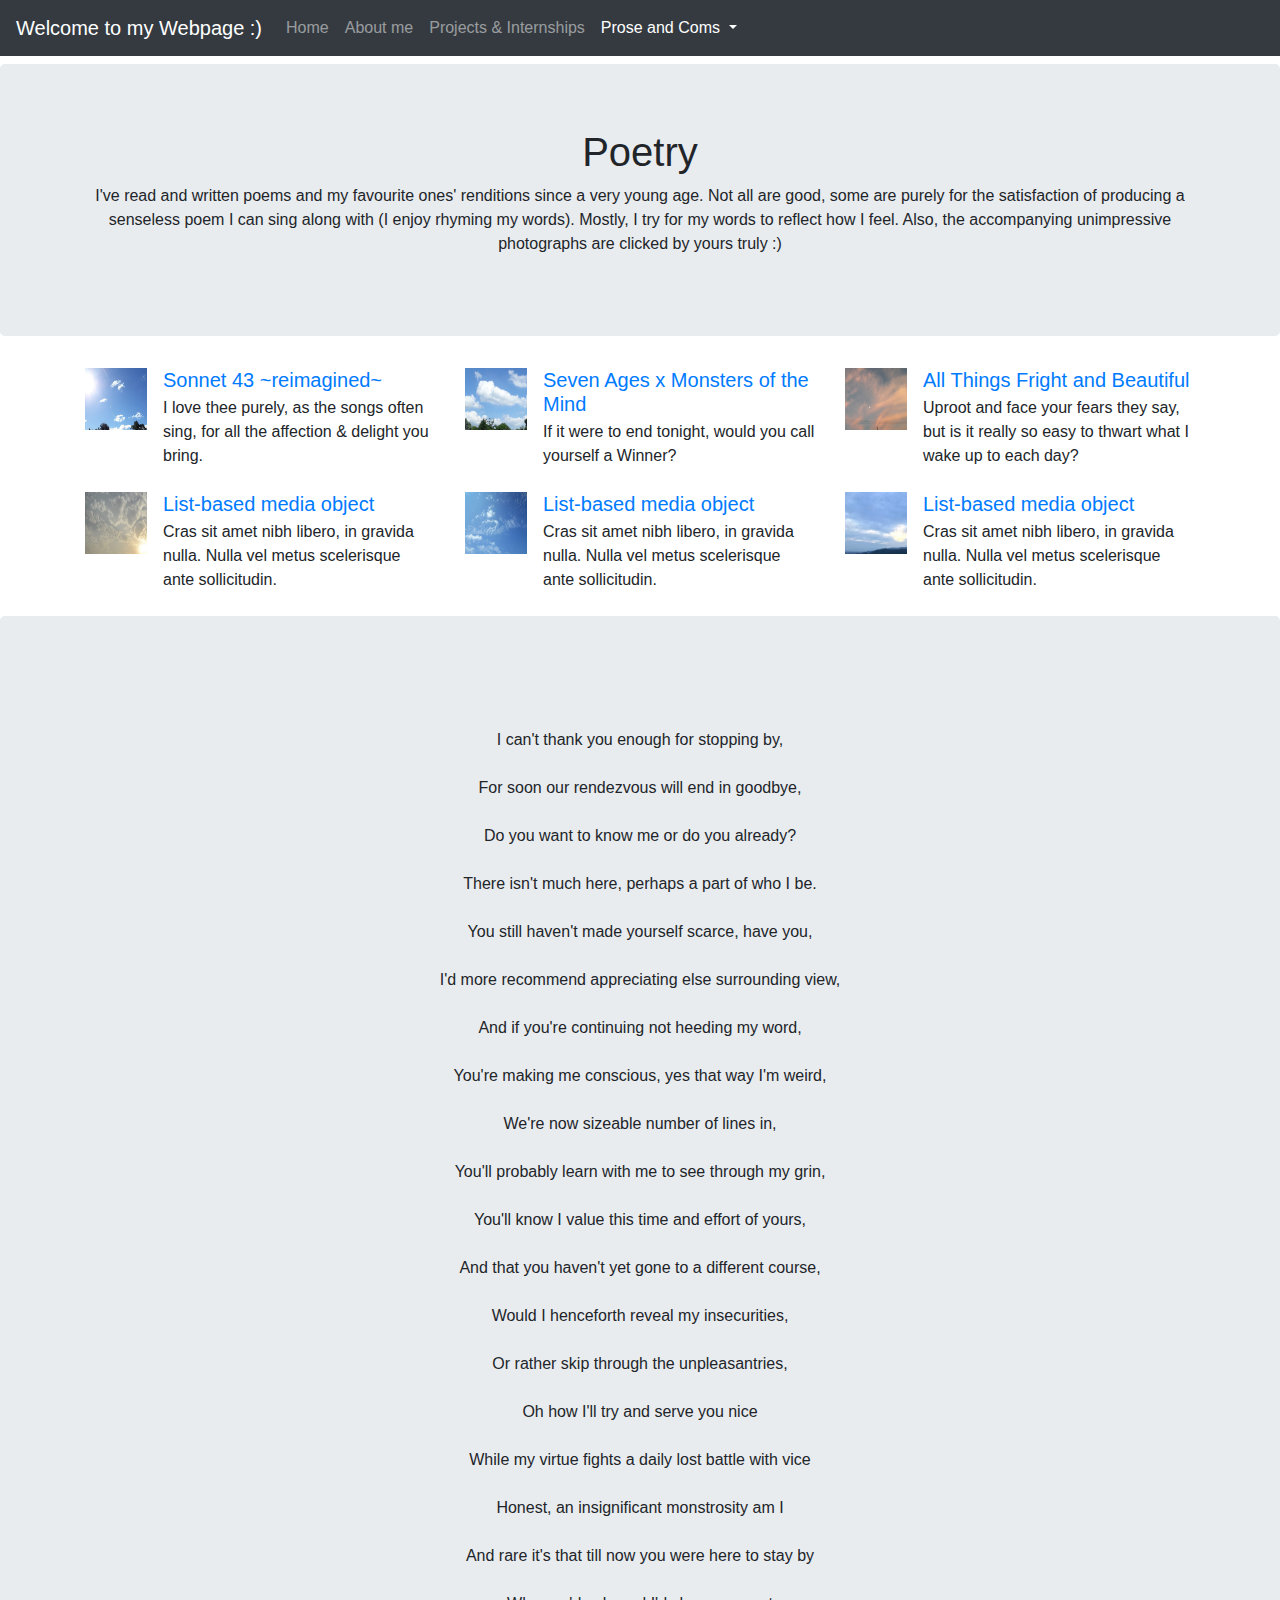
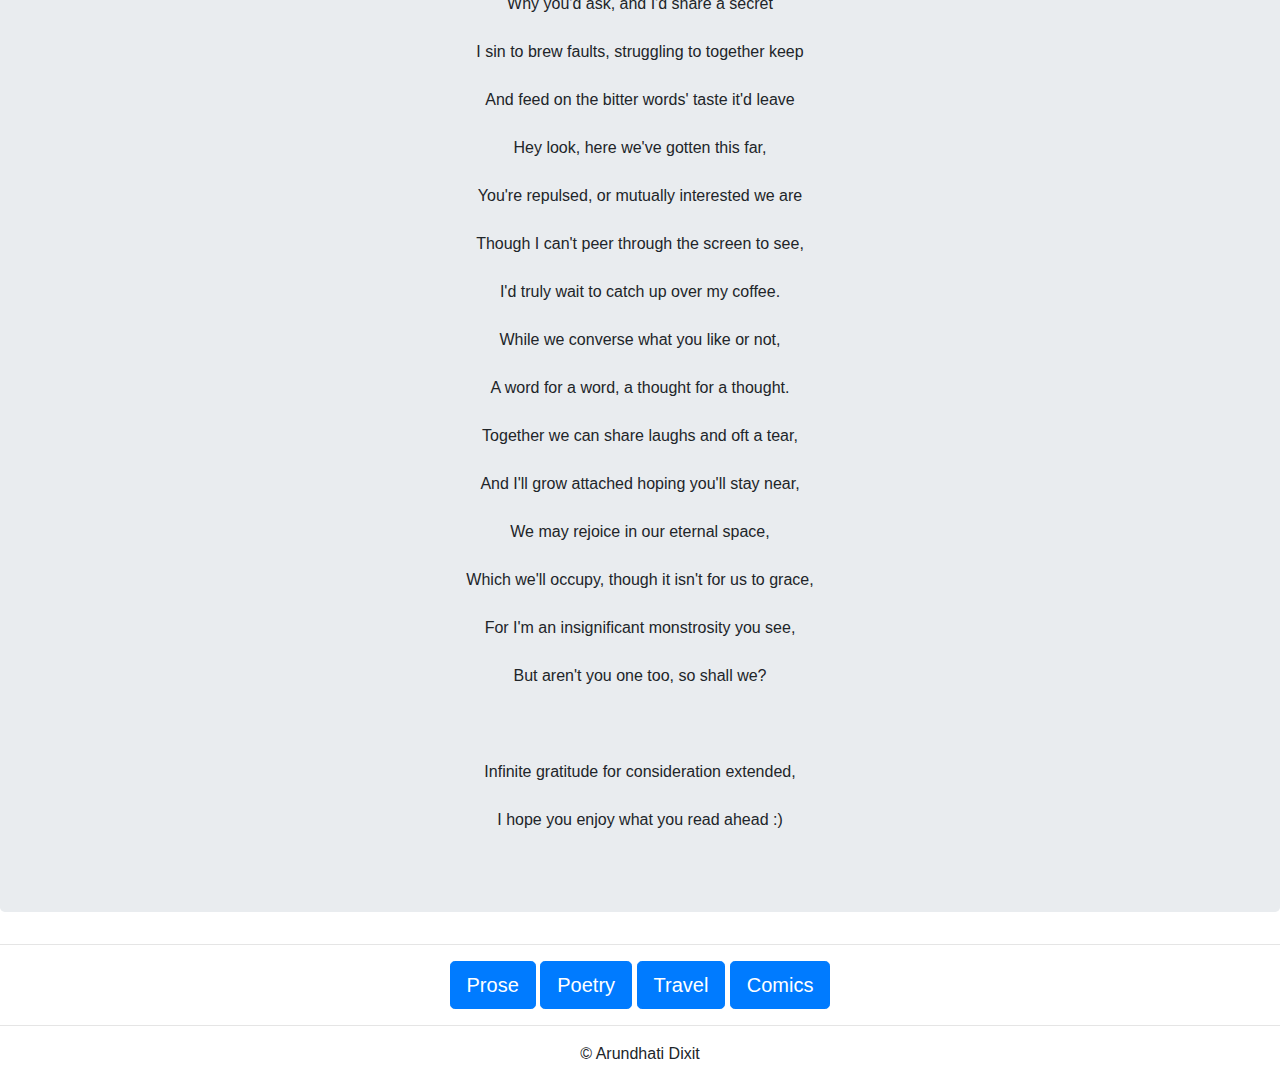
<file: page5.html>
<!DOCTYPE html>
<html lang="en">
  <head>
    <meta charset="UTF-8">
    <meta http-equiv="X-UA-Compatible" content="IE=edge">
    <meta name="viewport" content="width=device-width, initial-scale=1">
    <title>Arundhati Dixit</title>
    <!-- Bootstrap -->
    <link href="css/bootstrap-4.4.1.css" rel="stylesheet">
  </head>
  <body>
    <nav class="navbar navbar-expand-lg navbar-dark bg-dark">
      <a class="navbar-brand" href="https://therundhati.github.io/index.html">Welcome to my Webpage :)</a>
      <button class="navbar-toggler" type="button" data-toggle="collapse" data-target="#navbarSupportedContent" aria-controls="navbarSupportedContent" aria-expanded="false" aria-label="Toggle navigation">
      <span class="navbar-toggler-icon"></span>
      </button>
      <div class="collapse navbar-collapse" id="navbarSupportedContent">
        <ul class="navbar-nav mr-auto">
          <li class="nav-item">
            <a class="nav-link" href="https://therundhati.github.io/index.html">Home</a>
          </li>
          <li class="nav-item">
            <a class="nav-link" href="https://therundhati.github.io/page2.html">About me</a>
          </li>
		  <li class="nav-item">
            <a class="nav-link" href="https://therundhati.github.io/page3.html">Projects & Internships</a>
          </li>
          <li class="nav-item active dropdown">
            <a class="nav-link dropdown-toggle" href="https://therundhati.github.io/page5.html" id="navbarDropdown" role="button" data-toggle="dropdown" aria-haspopup="true" aria-expanded="false">
            Prose and Coms<span class="sr-only">(current)</span>
            </a>
            <div class="dropdown-menu" aria-labelledby="navbarDropdown">
              <a class="dropdown-item" href="https://therundhati.github.io/page6.html">Musings</a>
              <a class="dropdown-item" href="https://therundhati.github.io/page5.html">Poetry</a>
			  <a class="dropdown-item" href="https://therundhati.github.io/page4.html">Travel</a>
			  <a class="dropdown-item" href="https://therundhati.github.io/page7.html">Comics</a>
            </div>
          </li>
        </ul>
      </div>
    </nav>
    <section>
      <div class="jumbotron text-center mt-2">
        <div class="container">
          <div class="row">
            <div class="col-12">
              <h1>Poetry</h1>
              <p>I've read and written poems and my favourite ones' renditions since a very young age. Not all are good, some are purely for the satisfaction of producing a senseless poem I can sing along with (I enjoy rhyming my words). Mostly, I try for my words to reflect how I feel. Also, the accompanying unimpressive photographs are clicked by yours truly :) </p>
            </div>
          </div>
        </div>
      </div>
    </section>
    <section>
      <div class="container mt-2">
        <div class="row">
          <div class="col-md-4 col-12">
            <ul class="list-unstyled">
              <li class="media">
                <img class="mr-3" src="images/poem1.jpeg" style="width:62px;height:62px;" alt="Generic placeholder image">
                <div class="media-body">
                  <h5 class="mt-0 mb-1"><a href="https://therundhati.github.io/poem1.html">Sonnet 43 ~reimagined~</a></h5>
                  I love thee purely, as the songs often sing, for all the affection & delight you bring.
                </div>
              </li>
            </ul>
          </div>
          <div class="col-md-4 col-12">
            <ul class="list-unstyled">
              <li class="media">
                <img class="mr-3" src="images/poem2.jpeg" style="width:62px;height:62px;" alt="Generic placeholder image">
                <div class="media-body">
                  <h5 class="mt-0 mb-1"><a href="https://therundhati.github.io/poem2.html">Seven Ages x Monsters of the Mind</a></h5>
                  If it were to end tonight, would you call yourself a Winner?
                </div>
              </li>
            </ul>
          </div>
          <div class="col-md-4 col-12">
            <ul class="list-unstyled">
              <li class="media">
                <img class="mr-3" src="images/poem3.jpeg" style="width:62px;height:62px;" alt="Generic placeholder image">
                <div class="media-body">
                  <h5 class="mt-0 mb-1"><a href="https://therundhati.github.io/poem3.html">All Things Fright and Beautiful</a></h5>
                  Uproot and face your fears they say, but is it really so easy to thwart what I wake up to each day?
                </div>
              </li>
            </ul>
          </div>
        </div>
      </div>
    </section>
	     <section>
      <div class="container mt-2">
        <div class="row">
          <div class="col-md-4 col-12">
            <ul class="list-unstyled">
              <li class="media">
                <img class="mr-3" src="images/poem4.jpeg" style="width:62px;height:62px;" alt="Generic placeholder image">
                <div class="media-body">
                  <h5 class="mt-0 mb-1"><a href="https://therundhati.github.io/poem4.html">List-based media object</a></h5>
                  Cras sit amet nibh libero, in gravida nulla. Nulla vel metus scelerisque ante sollicitudin.
                </div>
              </li>
            </ul>
          </div>
          <div class="col-md-4 col-12">
            <ul class="list-unstyled">
              <li class="media">
                <img class="mr-3" src="images/poem5.jpeg" style="width:62px;height:62px;" alt="Generic placeholder image">
                <div class="media-body">
                  <h5 class="mt-0 mb-1"><a href="https://therundhati.github.io/poem5.html">List-based media object</a></h5>
                  Cras sit amet nibh libero, in gravida nulla. Nulla vel metus scelerisque ante sollicitudin.
                </div>
              </li>
            </ul>
          </div>
          <div class="col-md-4 col-12">
            <ul class="list-unstyled">
              <li class="media">
                <img class="mr-3" src="images/poem6.jpeg" style="width:62px;height:62px;" alt="Generic placeholder image">
                <div class="media-body">
                  <h5 class="mt-0 mb-1"><a href="https://therundhati.github.io/poem6.html">List-based media object</a></h5>
                  Cras sit amet nibh libero, in gravida nulla. Nulla vel metus scelerisque ante sollicitudin.
                </div>
              </li>
            </ul>
          </div>
        </div>
      </div>
    </section>
	  <div class="jumbotron text-center mt-2">
        <div class="container">
          <div class="row">
            <div class="col-12">
	  <p> <br> <br>I can't thank you enough for stopping by, <br> <br>
For soon our rendezvous will end in goodbye, <br> <br>
Do you want to know me or do you already? <br> <br>
There isn't much here, perhaps a part of who I be. <br> <br>
You still haven't made yourself scarce, have you, <br> <br>
I'd more recommend appreciating else surrounding view, <br> <br>
And if you're continuing not heeding my word, <br> <br>
You're making me conscious, yes that way I'm weird, <br> <br>
We're now sizeable number of lines in, <br> <br>
You'll probably learn with me to see through my grin, <br> <br>
You'll know I value this time and effort of yours, <br> <br>
And that you haven't yet gone to a different course, <br> <br>
Would I henceforth reveal my insecurities, <br> <br>
Or rather skip through the unpleasantries, <br> <br>
Oh how I'll try and serve you nice <br> <br>
While my virtue fights a daily lost battle with vice <br> <br>
Honest, an insignificant monstrosity am I <br> <br>
And rare it's that till now you were here to stay by <br> <br>
Why you'd ask, and I'd share a secret <br> <br>
I sin to brew faults, struggling to together keep <br> <br>
And feed on the bitter words' taste it'd leave <br> <br>
Hey look, here we've gotten this far, <br> <br>
You're repulsed, or mutually interested we are <br> <br>
Though I can't peer through the screen to see, <br> <br>
I'd truly wait to catch up over my coffee. <br> <br>
While we converse what you like or not, <br> <br>
A word for a word, a thought for a thought. <br> <br>
Together we can share laughs and oft a tear, <br> <br>
And I'll grow attached hoping you'll stay near, <br> <br>
We may rejoice in our eternal space, <br> <br>
Which we'll occupy, though it isn't for us to grace, <br> <br>
For I'm an insignificant monstrosity you see, <br> <br>
But aren't you one too, so shall we? <br> <br>
 <br> <br>
Infinite gratitude for consideration extended, <br> <br>
I hope you enjoy what you read ahead :)</p>
		    </div> </div> </div> </div>
	  <hr>
	 	<div class="container">
        <div class="row">
          <div class="col-12 text-center">
            <a class="btn btn-primary btn-lg" href="https://therundhati.github.io/page6.html" role="button">Prose</a> <a class="btn btn-primary btn-lg" href="https://therundhati.github.io/page5.html" role="button">Poetry</a> <a class="btn btn-primary btn-lg" href="https://therundhati.github.io/page4.html" role="button">Travel</a> <a class="btn btn-primary btn-lg" href="https://therundhati.github.io/page7.html" role="button">Comics</a>
          </div>
        </div>
      </div>
    <hr>
    <footer class="text-center">
      <div class="container">
        <div class="row">
          <div class="col-12">
            <p>© Arundhati Dixit</p>
          </div>
        </div>
      </div>
    </footer>
    <!-- jQuery (necessary for Bootstrap's JavaScript plugins) -->
    <script src="js/jquery-3.4.1.min.js"></script>
    <!-- Include all compiled plugins (below), or include individual files as needed -->
    <script src="js/popper.min.js"></script>
    <script src="js/bootstrap-4.4.1.js"></script>
  </body>
</html>
</file>
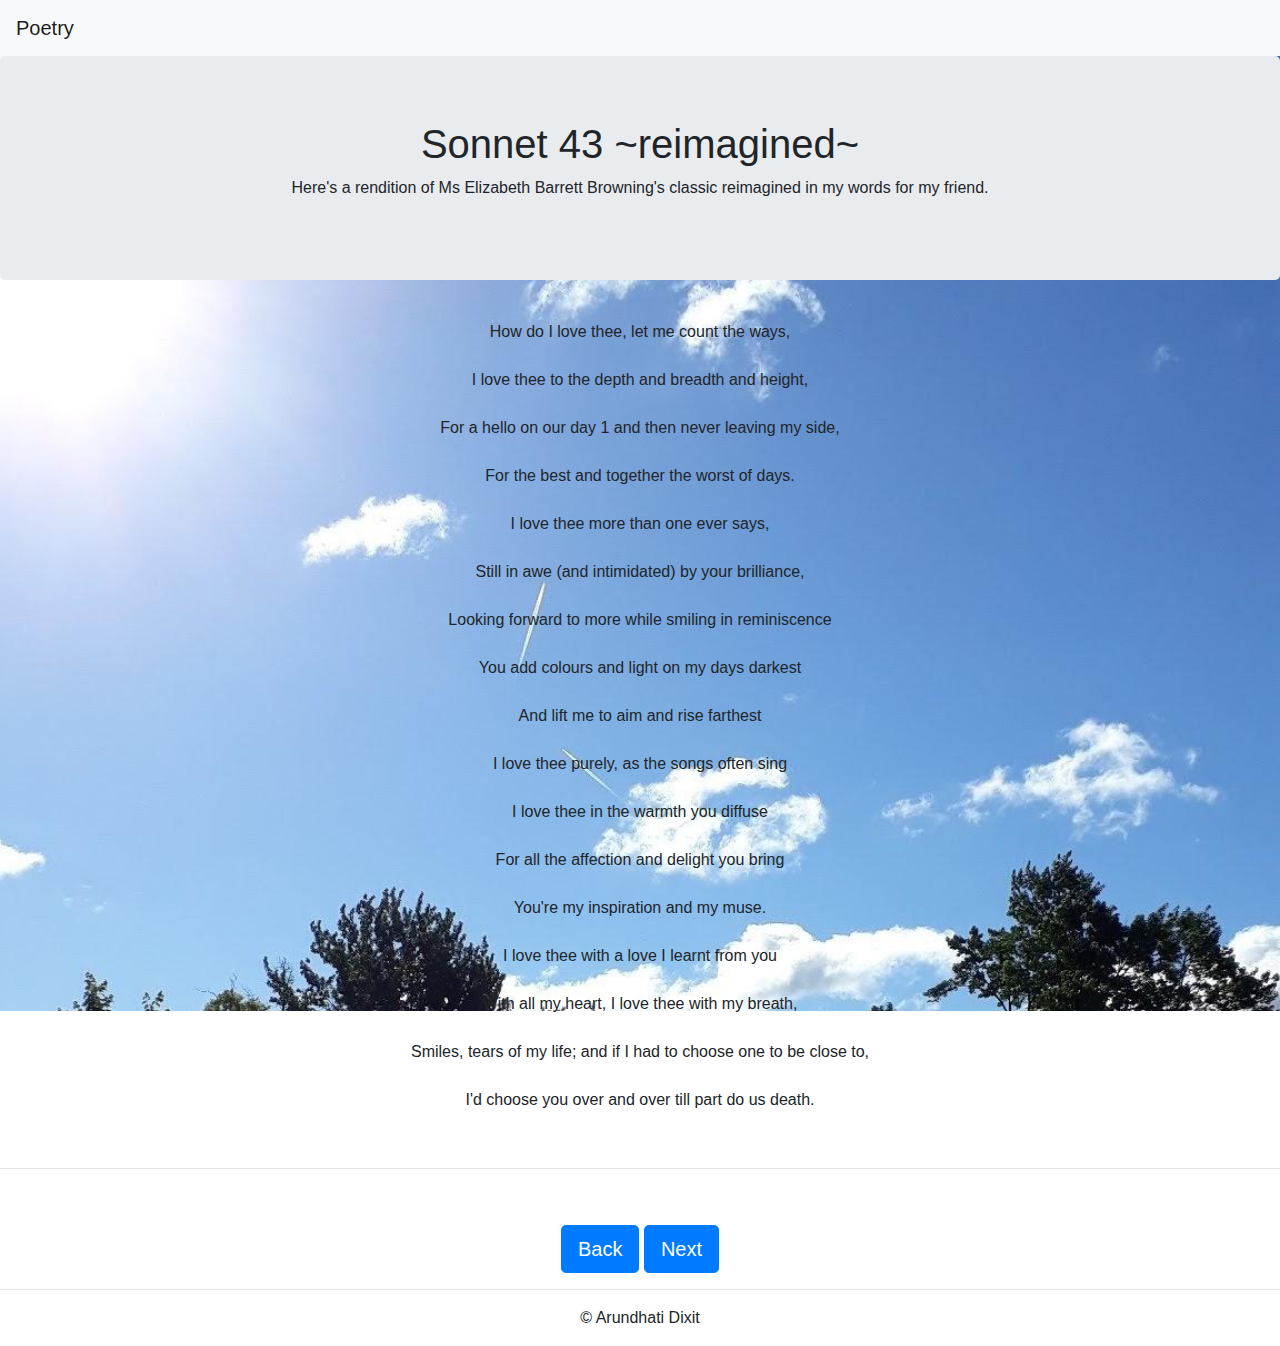
<file: poem1.html>
<!DOCTYPE html>
<html lang="en">
  <head>
    <meta charset="UTF-8">
    <meta http-equiv="X-UA-Compatible" content="IE=edge">
    <meta name="viewport" content="width=device-width, initial-scale=1">
    <title>Arundhati Dixit</title>
    <!-- Bootstrap -->
    <link href="css/bootstrap-4.4.1.css" rel="stylesheet">
  </head>
  <body>
    <nav class="navbar navbar-expand-lg navbar-light bg-light">
      <a class="navbar-brand" href="https://therundhati.github.io/page5.html">Poetry</a>
      <button class="navbar-toggler" type="button" data-toggle="collapse" data-target="#navbarSupportedContent" aria-controls="navbarSupportedContent" aria-expanded="false" aria-label="Toggle navigation"> <span class="navbar-toggler-icon"></span> </button>
    </nav>
    <header>
      <div class="jumbotron">
        <div class="container">
          <div class="row">
            <div class="col-12">
              <h1 class="text-center">Sonnet 43 ~reimagined~</h1>
              <p class="text-center">Here's a rendition of Ms Elizabeth Barrett Browning's classic reimagined in my words for my friend.</p>
            </div>
          </div>
        </div>
      </div>
    </header>
	  <style>
body {
  background-image: url('images/poem1.jpeg');
  background-repeat: no-repeat;
  background-attachment: fixed; 
  background-size: cover;
}
</style>
    <section>
      <div class="container">
        <div class="row">
          <div class="col-lg-12 mb-4 mt-2 text-center">
            <p>How do I love thee, let me count the ways, <br> <br>
I love thee to the depth and breadth and height, <br> <br>
For a hello on our day 1 and then never leaving my side, <br> <br>
For the best and together the worst of days. <br> <br>
I love thee more than one ever says, <br> <br>
Still in awe (and intimidated) by your brilliance, <br> <br>
Looking forward to more while smiling in reminiscence <br> <br>
You add colours and light on my days darkest <br> <br>
And lift me to aim and rise farthest <br> <br>
I love thee purely, as the songs often sing <br> <br>
I love thee in the warmth you diffuse <br> <br>
For all the affection and delight you bring <br> <br>
You're my inspiration and my muse. <br> <br>
I love thee with a love I learnt from you <br> <br>
With all my heart, I love thee with my breath, <br> <br>
Smiles, tears of my life; and if I had to choose one to be close to, <br> <br>
I'd choose you over and over till part do us death.</p>
          </div>
        </div>
      </div>
    </section>
	  <hr>
	 <div class="col-12">
              <p>&nbsp;</p>
              <p class="text-center"><a class="btn btn-primary btn-lg" href="https://therundhati.github.io/page5.html" role="button">Back</a> <a class="btn btn-primary btn-lg" href="https://therundhati.github.io/poem2.html" role="button">Next</a> </p>
            </div>
	  <hr>
    <footer class="text-center">
      <div class="container">
        <div class="row">
          <div class="col-12">
            <p>© Arundhati Dixit</p>
          </div>
        </div>
      </div>
    </footer>
    <!-- jQuery (necessary for Bootstrap's JavaScript plugins) --> 
    <script src="js/jquery-3.4.1.min.js"></script> 
    <!-- Include all compiled plugins (below), or include individual files as needed --> 
    <script src="js/popper.min.js"></script> 
    <script src="js/bootstrap-4.4.1.js"></script>
  </body>
</html>
</file>
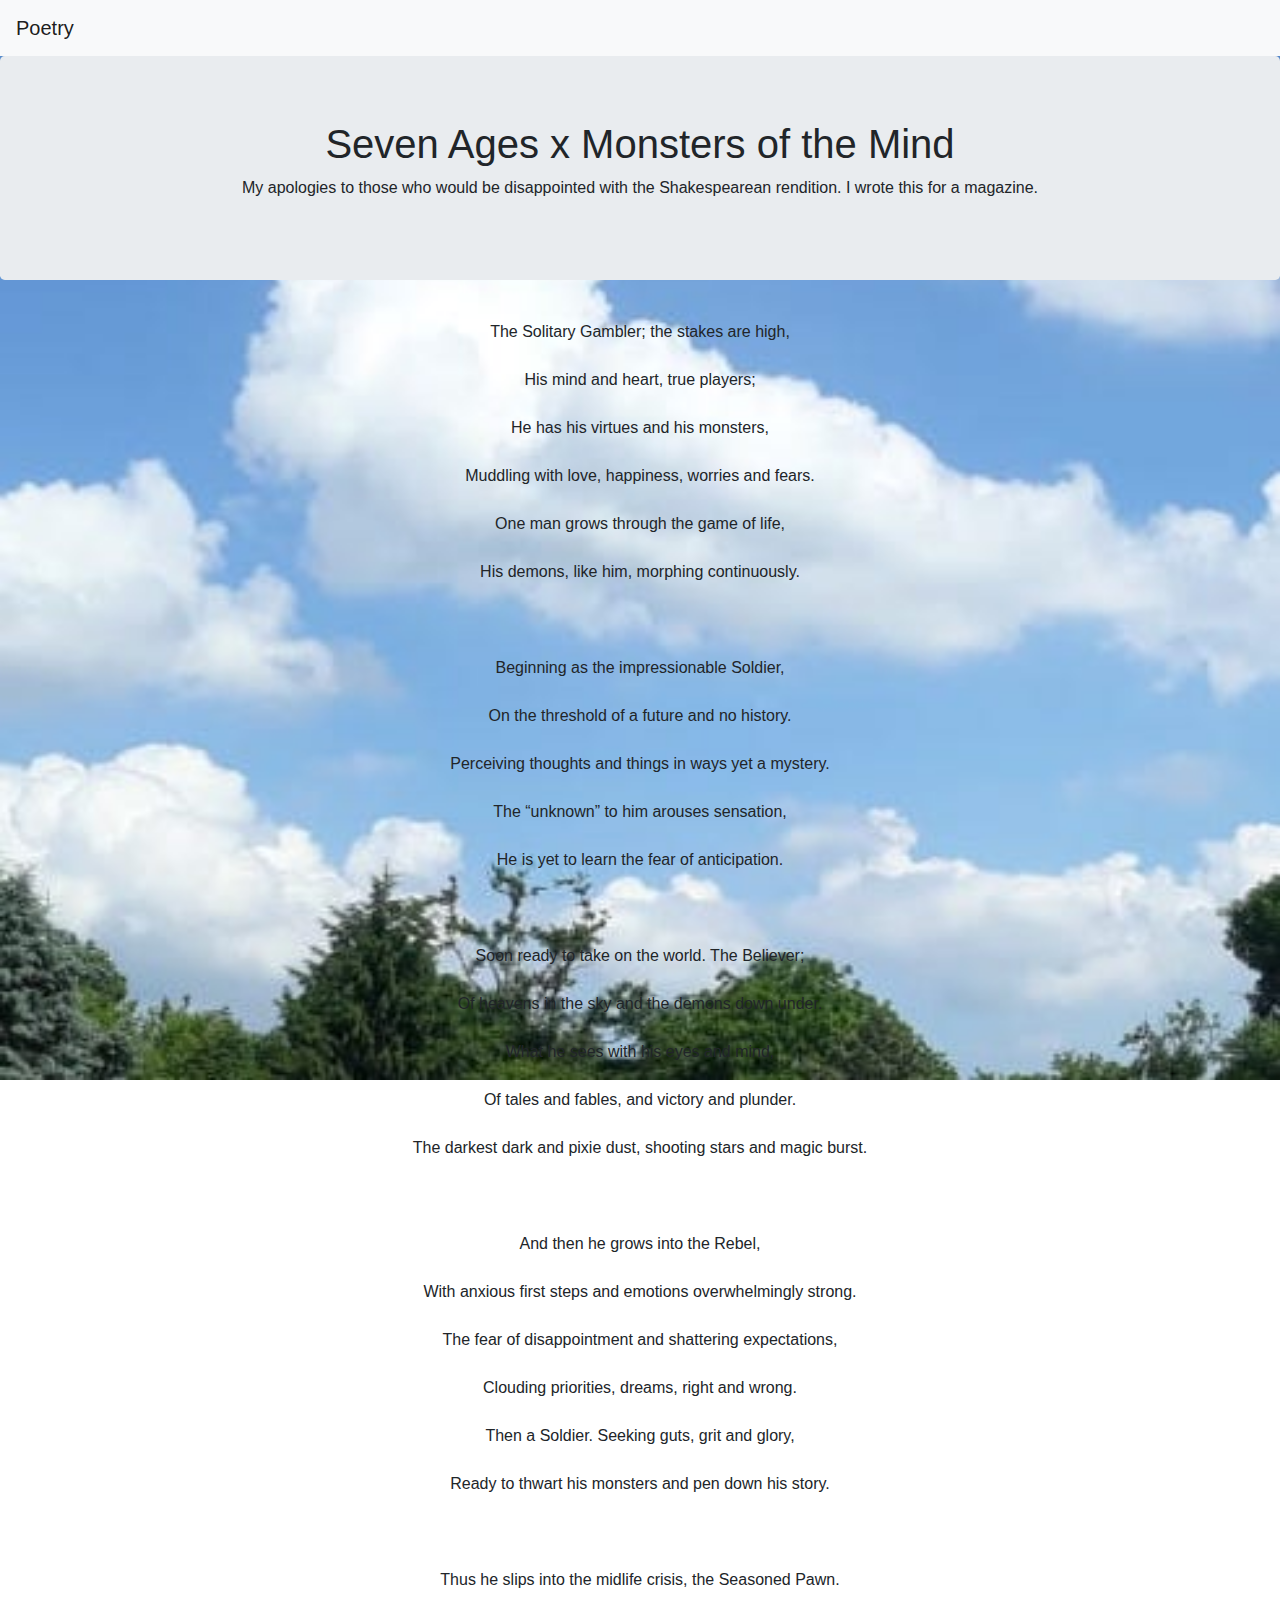
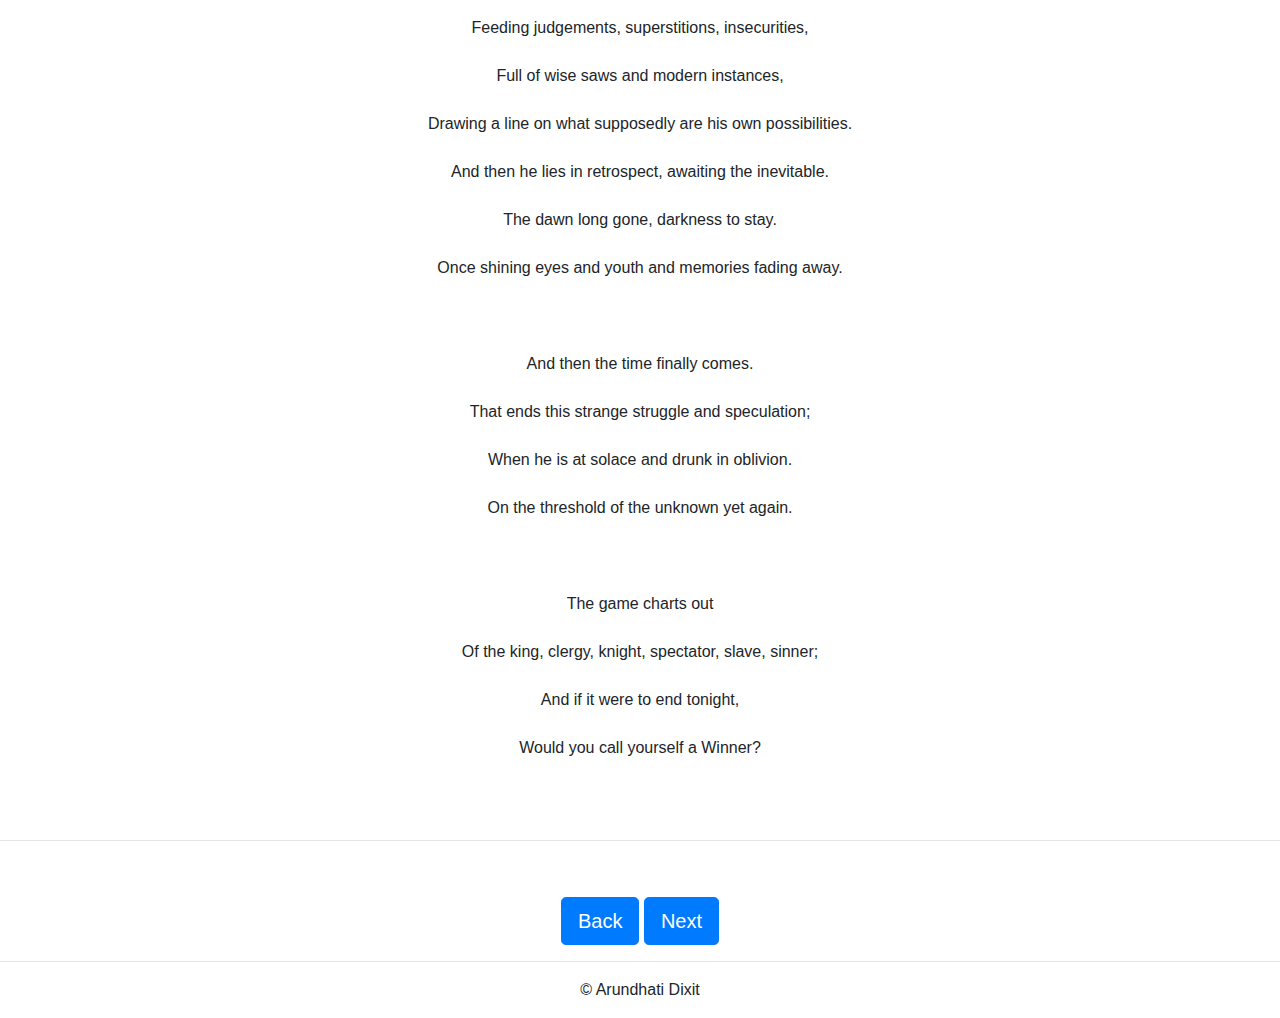
<file: poem2.html>
<!DOCTYPE html>
<html lang="en">
  <head>
    <meta charset="UTF-8">
    <meta http-equiv="X-UA-Compatible" content="IE=edge">
    <meta name="viewport" content="width=device-width, initial-scale=1">
    <title>Arundhati Dixit</title>
    <!-- Bootstrap -->
    <link href="css/bootstrap-4.4.1.css" rel="stylesheet">
  </head>
  <body>
    <nav class="navbar navbar-expand-lg navbar-light bg-light">
      <a class="navbar-brand" href="https://therundhati.github.io/page5.html">Poetry</a>
      <button class="navbar-toggler" type="button" data-toggle="collapse" data-target="#navbarSupportedContent" aria-controls="navbarSupportedContent" aria-expanded="false" aria-label="Toggle navigation"> <span class="navbar-toggler-icon"></span> </button>
    </nav>
    <header>
      <div class="jumbotron">
        <div class="container">
          <div class="row">
            <div class="col-12">
              <h1 class="text-center">Seven Ages x Monsters of the Mind</h1>
              <p class="text-center">My apologies to those who would be disappointed with the Shakespearean rendition. I wrote this for a magazine.</p>
            </div>
          </div>
        </div>
      </div>
    </header>
	  <style>
body {
  background-image: url('images/poem2.jpeg');
  background-repeat: no-repeat;
  background-attachment: fixed; 
  background-size: cover;
}
</style>
    <section>
      <div class="container">
        <div class="row">
          <div class="col-lg-12 mb-4 mt-2 text-center">
            <p>
The Solitary Gambler; the stakes are high, <br> <br>
His mind and heart, true players; <br> <br>
He has his virtues and his monsters, <br> <br>
Muddling with love, happiness, worries and fears. <br> <br>
One man grows through the game of life, <br> <br>
His demons, like him, morphing continuously. <br> <br>
				 <br> <br>
Beginning as the impressionable Soldier,  <br> <br>
On the threshold of a future and no history. <br> <br>
Perceiving thoughts and things in ways yet a mystery. <br> <br>
The “unknown” to him arouses sensation, <br> <br>
He is yet to learn the fear of anticipation. <br> <br>
				 <br> <br>
Soon ready to take on the world. The Believer; <br> <br>
Of heavens in the sky and the demons down under. <br> <br>
What he sees with his eyes and mind, <br> <br>
Of tales and fables, and victory and plunder. <br> <br>
The darkest dark and pixie dust, shooting stars and magic burst. <br> <br>
				 <br> <br>
And then he grows into the Rebel, <br> <br>
With anxious first steps and emotions overwhelmingly strong. <br> <br>
The fear of disappointment and shattering expectations, <br> <br>
Clouding priorities, dreams, right and wrong. <br> <br>
Then a Soldier. Seeking guts, grit and glory, <br> <br>
Ready to thwart his monsters and pen down his story. <br> <br>
				 <br> <br>
Thus he slips into the midlife crisis, the Seasoned Pawn.  <br> <br>
Feeding judgements, superstitions, insecurities, <br> <br>
Full of wise saws and modern instances, <br> <br>
Drawing a line on what supposedly are his own possibilities. <br> <br>
And then he lies in retrospect, awaiting the inevitable. <br> <br>
The dawn long gone, darkness to stay. <br> <br>
Once shining eyes and youth and memories fading away. <br> <br>
				 <br> <br>
And then the time finally comes. <br> <br>
That ends this strange struggle and speculation; <br> <br>
When he is at solace and drunk in oblivion. <br> <br>
On the threshold of the unknown yet again. <br> <br>
				 <br> <br>
The game charts out <br> <br>
Of the king, clergy, knight, spectator, slave, sinner; <br> <br>
And if it were to end tonight, <br> <br>
Would you call yourself a Winner? <br> <br>
</p>
          </div>
        </div>
      </div>
    </section>
	  <hr>
	 <div class="col-12">
              <p>&nbsp;</p>
              <p class="text-center"><a class="btn btn-primary btn-lg" href="https://therundhati.github.io/page5.html" role="button">Back</a> <a class="btn btn-primary btn-lg" href="https://therundhati.github.io/poem3.html" role="button">Next</a> </p>
            </div>
	  <hr>
    <footer class="text-center">
      <div class="container">
        <div class="row">
          <div class="col-12">
            <p>© Arundhati Dixit</p>
          </div>
        </div>
      </div>
    </footer>
    <!-- jQuery (necessary for Bootstrap's JavaScript plugins) --> 
    <script src="js/jquery-3.4.1.min.js"></script> 
    <!-- Include all compiled plugins (below), or include individual files as needed --> 
    <script src="js/popper.min.js"></script> 
    <script src="js/bootstrap-4.4.1.js"></script>
  </body>
</html>
</file>
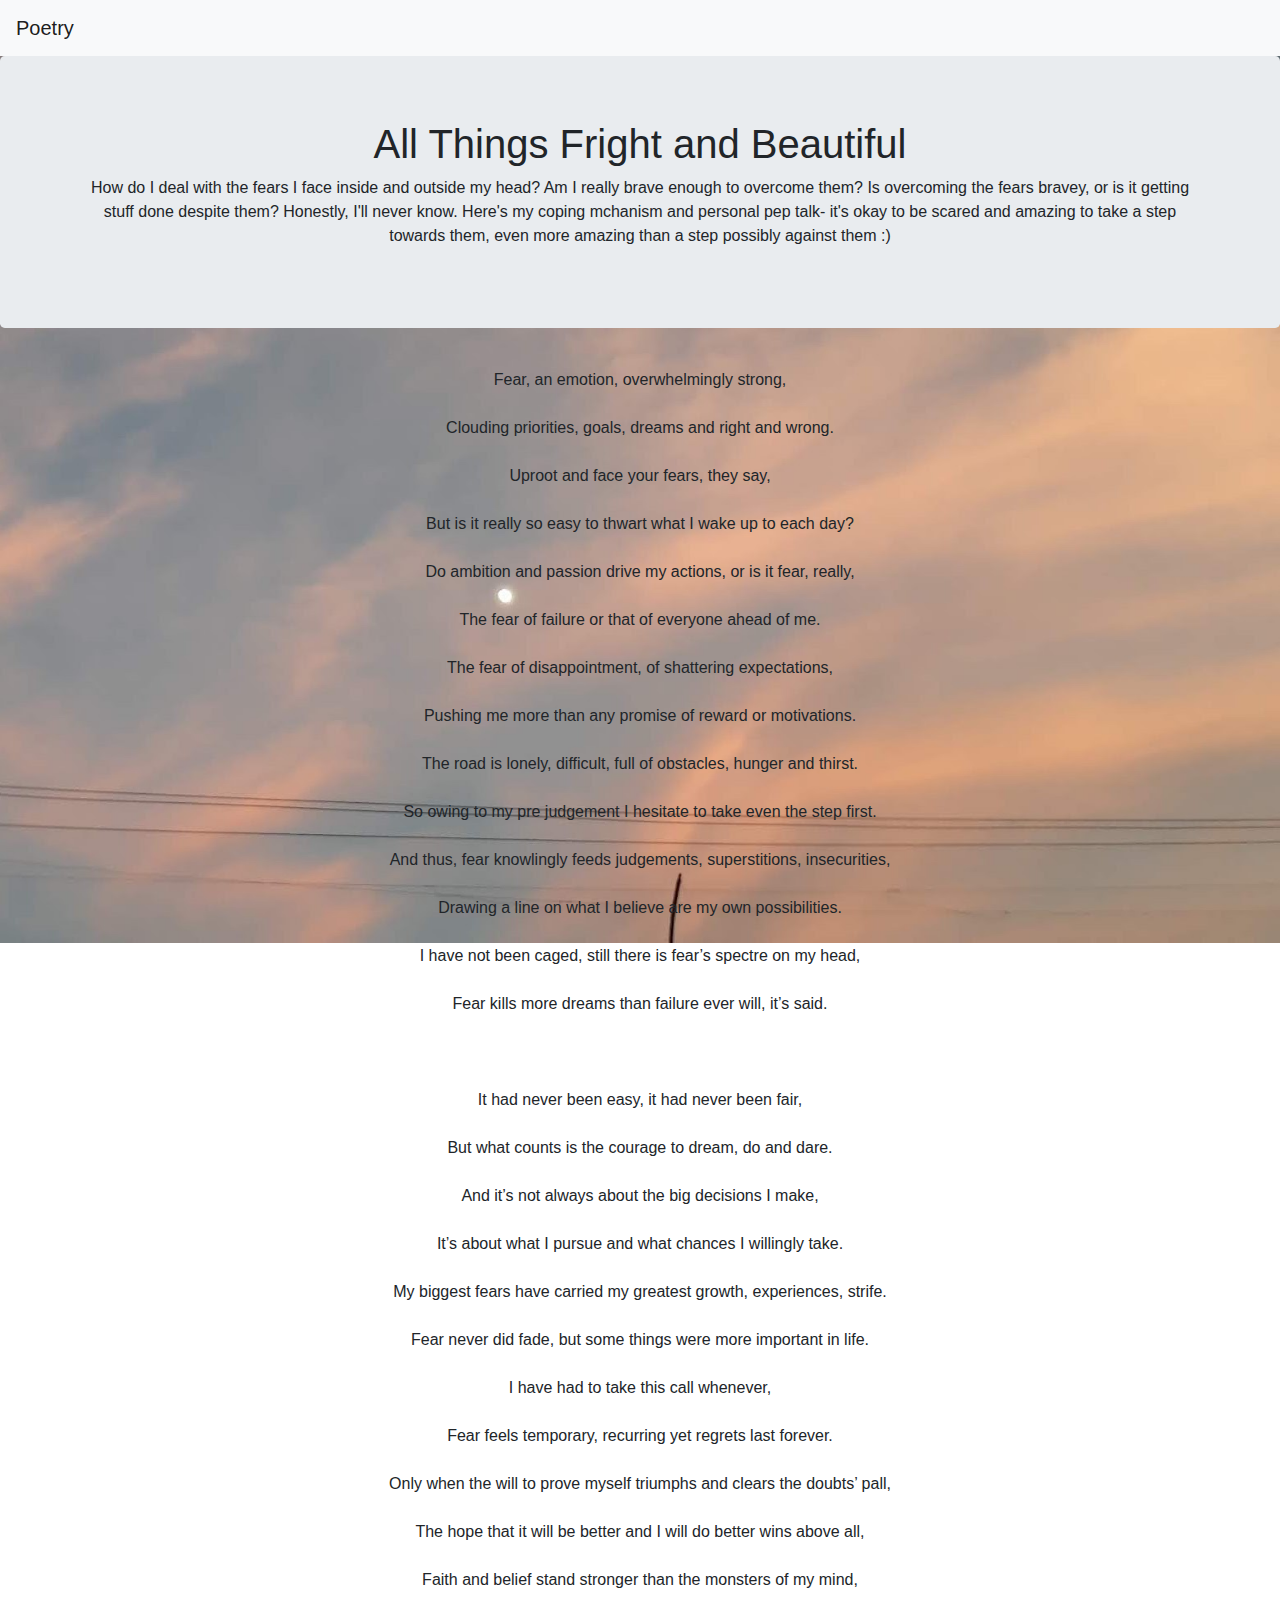
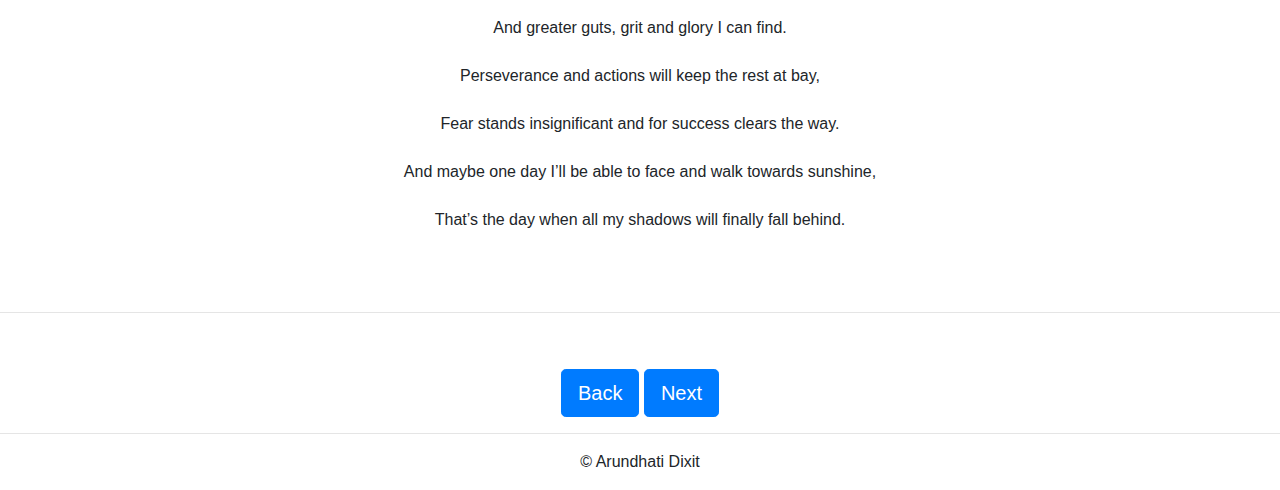
<file: poem3.html>
<!DOCTYPE html>
<html lang="en">
  <head>
    <meta charset="UTF-8">
    <meta http-equiv="X-UA-Compatible" content="IE=edge">
    <meta name="viewport" content="width=device-width, initial-scale=1">
    <title>Arundhati Dixit</title>
    <!-- Bootstrap -->
    <link href="css/bootstrap-4.4.1.css" rel="stylesheet">
  </head>
  <body>
    <nav class="navbar navbar-expand-lg navbar-light bg-light">
      <a class="navbar-brand" href="https://therundhati.github.io/page5.html">Poetry</a>
      <button class="navbar-toggler" type="button" data-toggle="collapse" data-target="#navbarSupportedContent" aria-controls="navbarSupportedContent" aria-expanded="false" aria-label="Toggle navigation"> <span class="navbar-toggler-icon"></span> </button>
    </nav>
    <header>
      <div class="jumbotron">
        <div class="container">
          <div class="row">
            <div class="col-12">
              <h1 class="text-center">All Things Fright and Beautiful</h1>
              <p class="text-center">How do I deal with the fears I face inside and outside my head? Am I really brave enough to overcome them? Is overcoming the fears bravey, or is it getting stuff done despite them? Honestly, I'll never know. Here's my coping mchanism and personal pep talk- it's okay to be scared and amazing to take a step towards them, even more amazing than a step possibly against them :) </p>
            </div>
          </div>
        </div>
      </div>
    </header>
	  <style>
body {
  background-image: url('images/poem3.jpeg');
  background-repeat: no-repeat;
  background-attachment: fixed; 
  background-size: cover;
}
</style>
    <section>
      <div class="container">
        <div class="row">
          <div class="col-lg-12 mb-4 mt-2 text-center">
            <p>
Fear, an emotion, overwhelmingly strong, <br> <br>
Clouding priorities, goals, dreams and right and wrong. <br> <br>
Uproot and face your fears, they say, <br> <br>
But is it really so easy to thwart what I wake up to each day? <br> <br>
Do ambition and passion drive my actions, or is it fear, really, <br> <br>
The fear of failure or that of everyone ahead of me. <br> <br>
The fear of disappointment, of shattering expectations, <br> <br>
Pushing me more than any promise of reward or motivations. <br> <br>
The road is lonely, difficult, full of obstacles, hunger and thirst. <br> <br>
So owing to my pre judgement I hesitate to take even the step first. <br> <br>
And thus, fear knowlingly feeds judgements, superstitions, insecurities, <br> <br>
Drawing a line on what I believe are my own possibilities. <br> <br>
I have not been caged, still there is fear’s spectre on my head, <br> <br>
Fear kills more dreams than failure ever will, it’s said. <br> <br> <br> <br>

It had never been easy, it had never been fair, <br> <br>
But what counts is the courage to dream, do and dare. <br> <br>
And it’s not always about the big decisions I make, <br> <br>
It’s about what I pursue and what chances I willingly take. <br> <br>
My biggest fears have carried my greatest growth, experiences, strife. <br> <br>
Fear never did fade, but some things were more important in life. <br> <br>
I have had to take this call whenever, <br> <br>
Fear feels temporary, recurring yet regrets last forever. <br> <br>
Only when the will to prove myself triumphs and clears the doubts’ pall, <br> <br>
The hope that it will be better and I will do better wins above all, <br> <br>
Faith and belief stand stronger than the monsters of my mind, <br> <br>
And greater guts, grit and glory I can find. <br> <br>
Perseverance and actions will keep the rest at bay, <br> <br>
Fear stands insignificant and for success clears the way. <br> <br>
And maybe one day I’ll be able to face and walk towards sunshine, <br> <br>
That’s the day when all my shadows will finally fall behind.</p> <br>
          </div>
        </div>
      </div>
    </section>
	  <hr>
	 <div class="col-12">
              <p>&nbsp;</p>
              <p class="text-center"><a class="btn btn-primary btn-lg" href="https://therundhati.github.io/page5.html" role="button">Back</a> <a class="btn btn-primary btn-lg" href="https://therundhati.github.io/poem4.html" role="button">Next</a> </p>
            </div>
	  <hr>
    <footer class="text-center">
      <div class="container">
        <div class="row">
          <div class="col-12">
            <p>© Arundhati Dixit</p>
          </div>
        </div>
      </div>
    </footer>
    <!-- jQuery (necessary for Bootstrap's JavaScript plugins) --> 
    <script src="js/jquery-3.4.1.min.js"></script> 
    <!-- Include all compiled plugins (below), or include individual files as needed --> 
    <script src="js/popper.min.js"></script> 
    <script src="js/bootstrap-4.4.1.js"></script>
  </body>
</html>
</file>
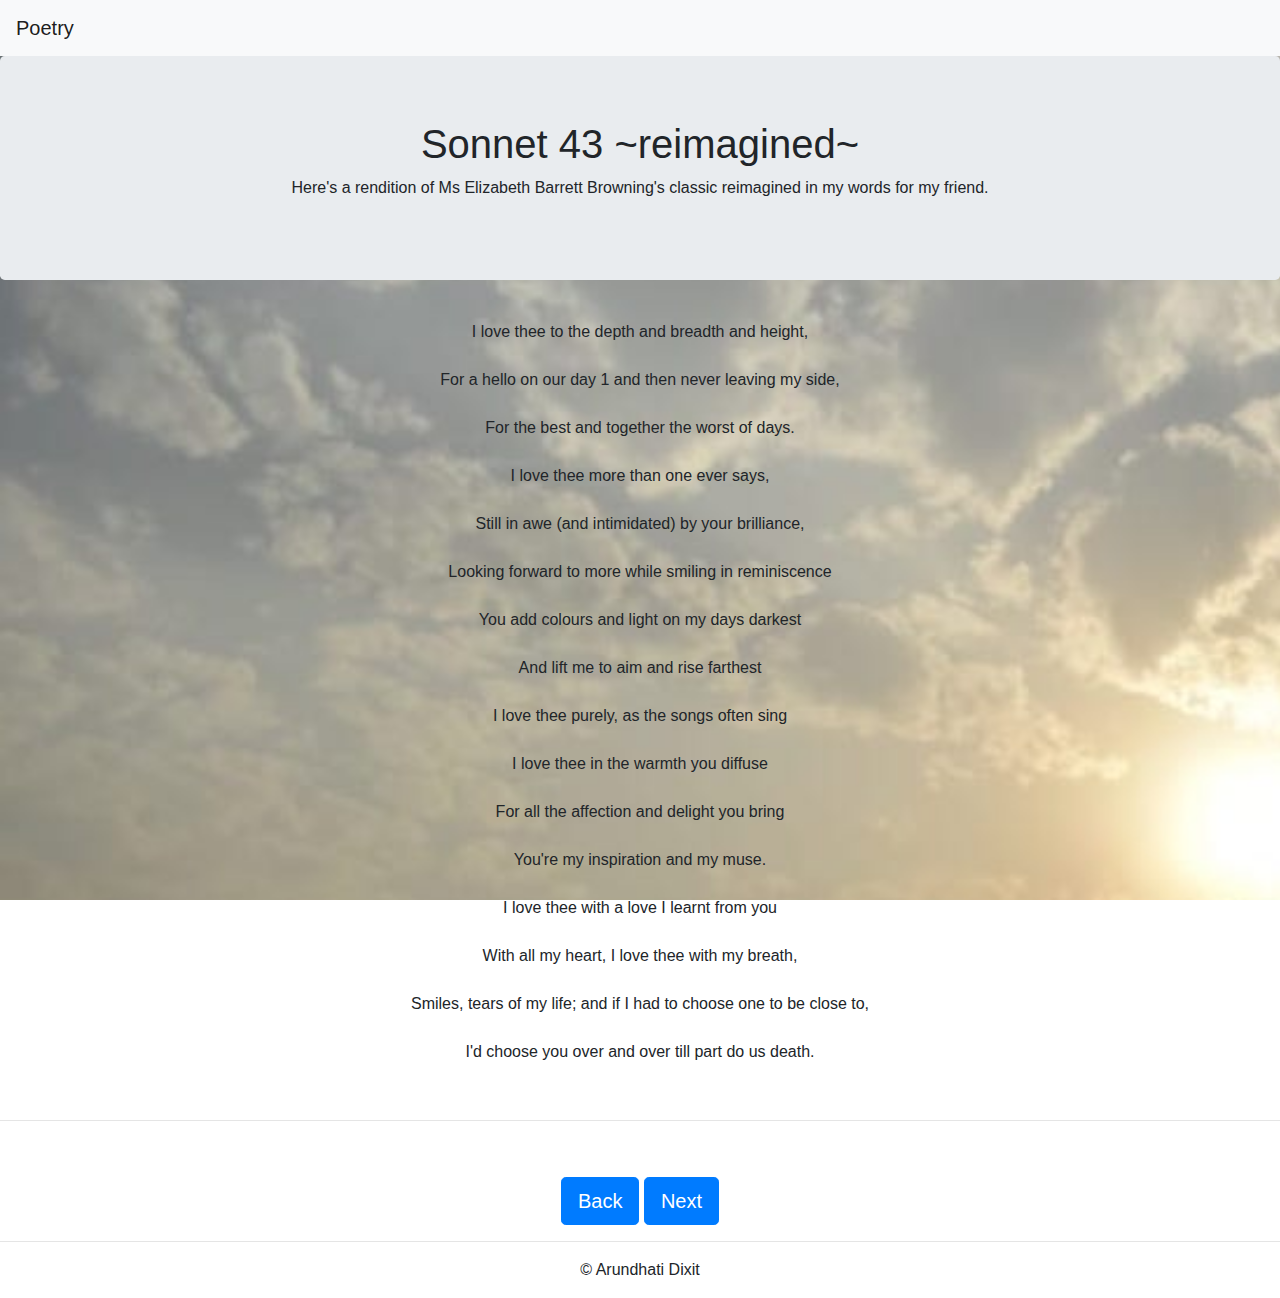
<file: poem4.html>
<!DOCTYPE html>
<html lang="en">
  <head>
    <meta charset="UTF-8">
    <meta http-equiv="X-UA-Compatible" content="IE=edge">
    <meta name="viewport" content="width=device-width, initial-scale=1">
    <title>Arundhati Dixit</title>
    <!-- Bootstrap -->
    <link href="css/bootstrap-4.4.1.css" rel="stylesheet">
  </head>
  <body>
    <nav class="navbar navbar-expand-lg navbar-light bg-light">
      <a class="navbar-brand" href="https://therundhati.github.io/page5.html">Poetry</a>
      <button class="navbar-toggler" type="button" data-toggle="collapse" data-target="#navbarSupportedContent" aria-controls="navbarSupportedContent" aria-expanded="false" aria-label="Toggle navigation"> <span class="navbar-toggler-icon"></span> </button>
    </nav>
    <header>
      <div class="jumbotron">
        <div class="container">
          <div class="row">
            <div class="col-12">
              <h1 class="text-center">Sonnet 43 ~reimagined~</h1>
              <p class="text-center">Here's a rendition of Ms Elizabeth Barrett Browning's classic reimagined in my words for my friend.</p>
            </div>
          </div>
        </div>
      </div>
    </header>
	  <style>
body {
  background-image: url('images/poem4.jpeg');
  background-repeat: no-repeat;
  background-attachment: fixed; 
  background-size: cover;
}
</style>
    <section>
      <div class="container">
        <div class="row">
          <div class="col-lg-12 mb-4 mt-2 text-center">
            <p>
I love thee to the depth and breadth and height, <br> <br>
For a hello on our day 1 and then never leaving my side, <br> <br>
For the best and together the worst of days. <br> <br>
I love thee more than one ever says, <br> <br>
Still in awe (and intimidated) by your brilliance, <br> <br>
Looking forward to more while smiling in reminiscence <br> <br>
You add colours and light on my days darkest <br> <br>
And lift me to aim and rise farthest <br> <br>
I love thee purely, as the songs often sing <br> <br>
I love thee in the warmth you diffuse <br> <br>
For all the affection and delight you bring <br> <br>
You're my inspiration and my muse. <br> <br>
I love thee with a love I learnt from you <br> <br>
With all my heart, I love thee with my breath, <br> <br>
Smiles, tears of my life; and if I had to choose one to be close to, <br> <br>
I'd choose you over and over till part do us death.</p>
          </div>
        </div>
      </div>
    </section>
	  <hr>
	 <div class="col-12">
              <p>&nbsp;</p>
              <p class="text-center"><a class="btn btn-primary btn-lg" href="https://therundhati.github.io/page5.html" role="button">Back</a> <a class="btn btn-primary btn-lg" href="https://therundhati.github.io/poem2.html" role="button">Next</a> </p>
            </div>
	  <hr>
    <footer class="text-center">
      <div class="container">
        <div class="row">
          <div class="col-12">
            <p>© Arundhati Dixit</p>
          </div>
        </div>
      </div>
    </footer>
    <!-- jQuery (necessary for Bootstrap's JavaScript plugins) --> 
    <script src="js/jquery-3.4.1.min.js"></script> 
    <!-- Include all compiled plugins (below), or include individual files as needed --> 
    <script src="js/popper.min.js"></script> 
    <script src="js/bootstrap-4.4.1.js"></script>
  </body>
</html>
</file>
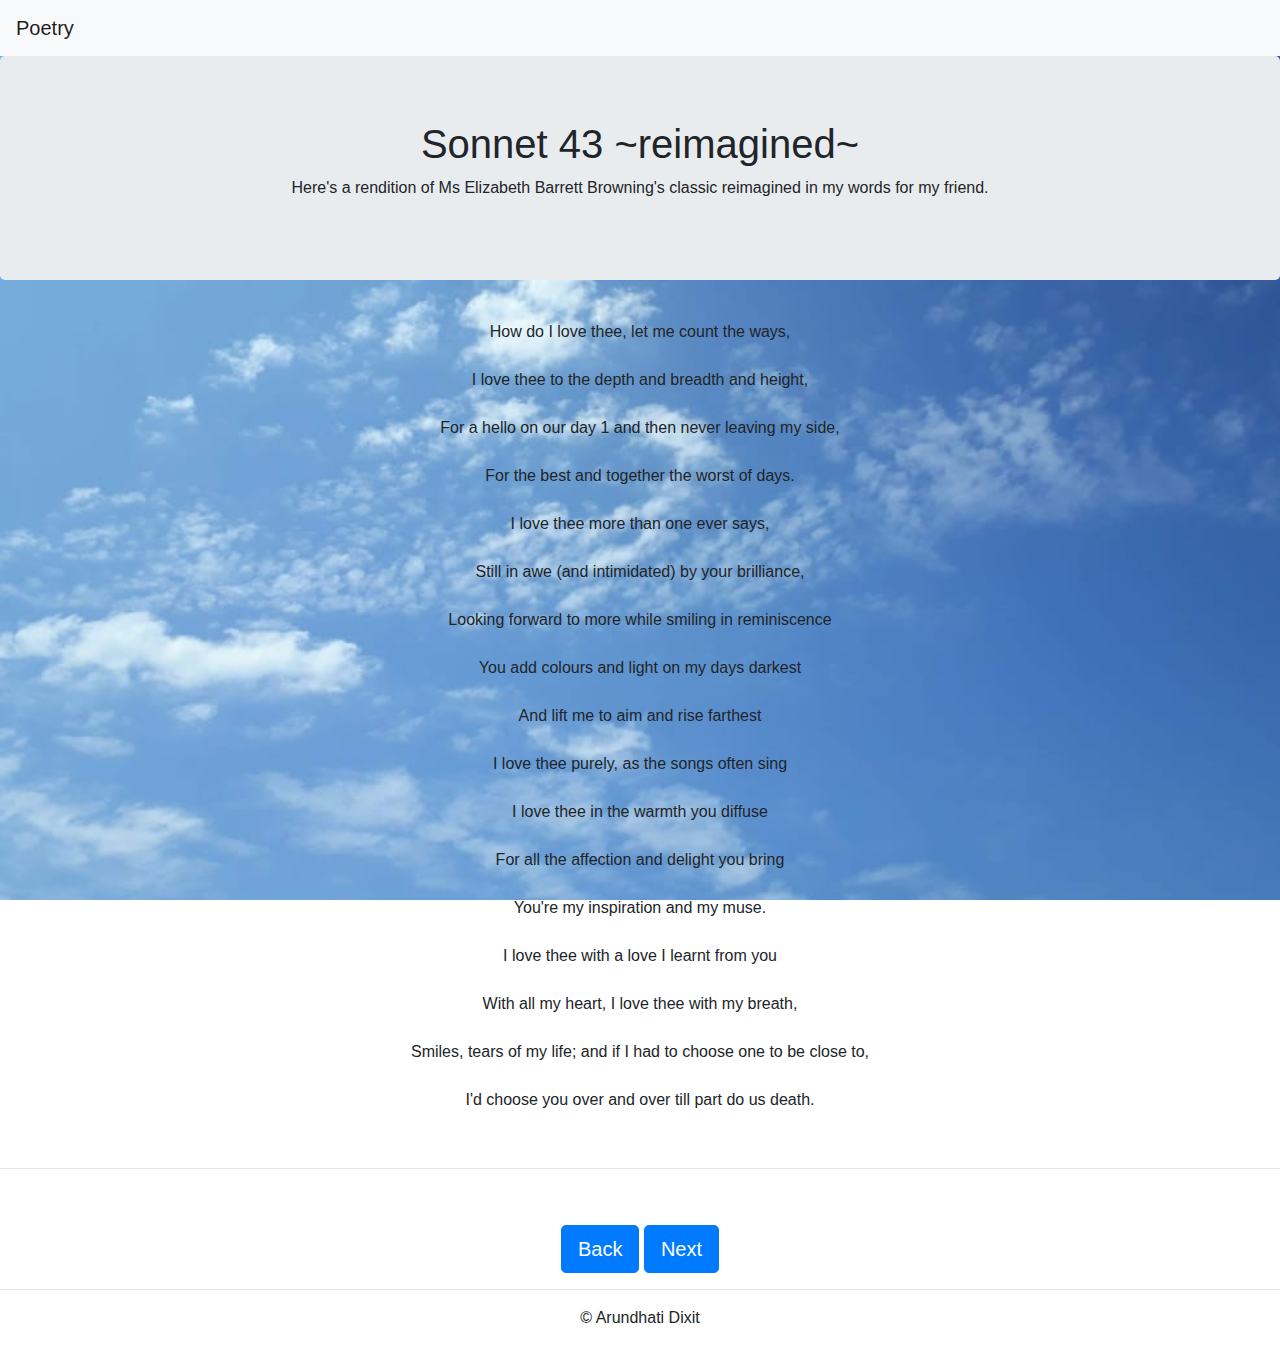
<file: poem5.html>
<!DOCTYPE html>
<html lang="en">
  <head>
    <meta charset="UTF-8">
    <meta http-equiv="X-UA-Compatible" content="IE=edge">
    <meta name="viewport" content="width=device-width, initial-scale=1">
    <title>Arundhati Dixit</title>
    <!-- Bootstrap -->
    <link href="css/bootstrap-4.4.1.css" rel="stylesheet">
  </head>
  <body>
    <nav class="navbar navbar-expand-lg navbar-light bg-light">
      <a class="navbar-brand" href="https://therundhati.github.io/page5.html">Poetry</a>
      <button class="navbar-toggler" type="button" data-toggle="collapse" data-target="#navbarSupportedContent" aria-controls="navbarSupportedContent" aria-expanded="false" aria-label="Toggle navigation"> <span class="navbar-toggler-icon"></span> </button>
    </nav>
    <header>
      <div class="jumbotron">
        <div class="container">
          <div class="row">
            <div class="col-12">
              <h1 class="text-center">Sonnet 43 ~reimagined~</h1>
              <p class="text-center">Here's a rendition of Ms Elizabeth Barrett Browning's classic reimagined in my words for my friend.</p>
            </div>
          </div>
        </div>
      </div>
    </header>
	  <style>
body {
  background-image: url('images/poem5.jpeg');
  background-repeat: no-repeat;
  background-attachment: fixed; 
  background-size: cover;
}
</style>
    <section>
      <div class="container">
        <div class="row">
          <div class="col-lg-12 mb-4 mt-2 text-center">
            <p>How do I love thee, let me count the ways, <br> <br>
I love thee to the depth and breadth and height, <br> <br>
For a hello on our day 1 and then never leaving my side, <br> <br>
For the best and together the worst of days. <br> <br>
I love thee more than one ever says, <br> <br>
Still in awe (and intimidated) by your brilliance, <br> <br>
Looking forward to more while smiling in reminiscence <br> <br>
You add colours and light on my days darkest <br> <br>
And lift me to aim and rise farthest <br> <br>
I love thee purely, as the songs often sing <br> <br>
I love thee in the warmth you diffuse <br> <br>
For all the affection and delight you bring <br> <br>
You're my inspiration and my muse. <br> <br>
I love thee with a love I learnt from you <br> <br>
With all my heart, I love thee with my breath, <br> <br>
Smiles, tears of my life; and if I had to choose one to be close to, <br> <br>
I'd choose you over and over till part do us death.</p>
          </div>
        </div>
      </div>
    </section>
	  <hr>
	 <div class="col-12">
              <p>&nbsp;</p>
              <p class="text-center"><a class="btn btn-primary btn-lg" href="https://therundhati.github.io/page5.html" role="button">Back</a> <a class="btn btn-primary btn-lg" href="https://therundhati.github.io/poem2.html" role="button">Next</a> </p>
            </div>
	  <hr>
    <footer class="text-center">
      <div class="container">
        <div class="row">
          <div class="col-12">
            <p>© Arundhati Dixit</p>
          </div>
        </div>
      </div>
    </footer>
    <!-- jQuery (necessary for Bootstrap's JavaScript plugins) --> 
    <script src="js/jquery-3.4.1.min.js"></script> 
    <!-- Include all compiled plugins (below), or include individual files as needed --> 
    <script src="js/popper.min.js"></script> 
    <script src="js/bootstrap-4.4.1.js"></script>
  </body>
</html>
</file>
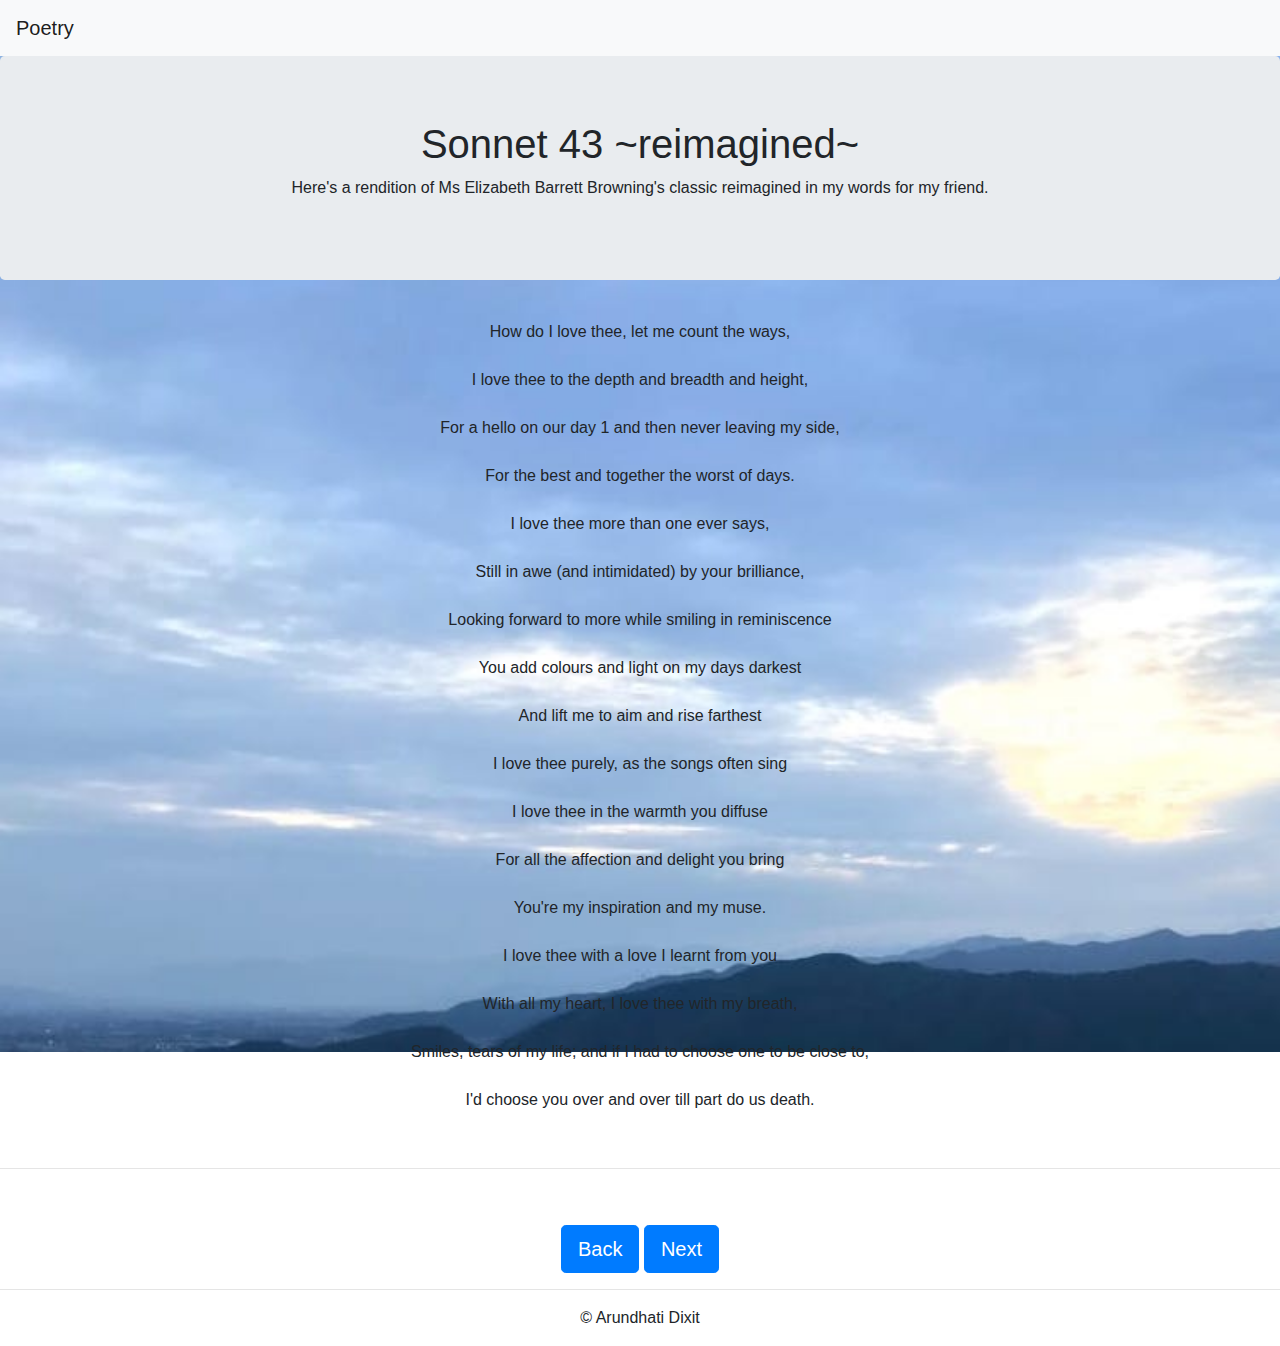
<file: poem6.html>
<!DOCTYPE html>
<html lang="en">
  <head>
    <meta charset="UTF-8">
    <meta http-equiv="X-UA-Compatible" content="IE=edge">
    <meta name="viewport" content="width=device-width, initial-scale=1">
    <title>Arundhati Dixit</title>
    <!-- Bootstrap -->
    <link href="css/bootstrap-4.4.1.css" rel="stylesheet">
  </head>
  <body>
    <nav class="navbar navbar-expand-lg navbar-light bg-light">
      <a class="navbar-brand" href="https://therundhati.github.io/page5.html">Poetry</a>
      <button class="navbar-toggler" type="button" data-toggle="collapse" data-target="#navbarSupportedContent" aria-controls="navbarSupportedContent" aria-expanded="false" aria-label="Toggle navigation"> <span class="navbar-toggler-icon"></span> </button>
    </nav>
    <header>
      <div class="jumbotron">
        <div class="container">
          <div class="row">
            <div class="col-12">
              <h1 class="text-center">Sonnet 43 ~reimagined~</h1>
              <p class="text-center">Here's a rendition of Ms Elizabeth Barrett Browning's classic reimagined in my words for my friend.</p>
            </div>
          </div>
        </div>
      </div>
    </header>
	  <style>
body {
  background-image: url('images/poem6.jpeg');
  background-repeat: no-repeat;
  background-attachment: fixed; 
  background-size: cover;
}
</style>
    <section>
      <div class="container">
        <div class="row">
          <div class="col-lg-12 mb-4 mt-2 text-center">
            <p>How do I love thee, let me count the ways, <br> <br>
I love thee to the depth and breadth and height, <br> <br>
For a hello on our day 1 and then never leaving my side, <br> <br>
For the best and together the worst of days. <br> <br>
I love thee more than one ever says, <br> <br>
Still in awe (and intimidated) by your brilliance, <br> <br>
Looking forward to more while smiling in reminiscence <br> <br>
You add colours and light on my days darkest <br> <br>
And lift me to aim and rise farthest <br> <br>
I love thee purely, as the songs often sing <br> <br>
I love thee in the warmth you diffuse <br> <br>
For all the affection and delight you bring <br> <br>
You're my inspiration and my muse. <br> <br>
I love thee with a love I learnt from you <br> <br>
With all my heart, I love thee with my breath, <br> <br>
Smiles, tears of my life; and if I had to choose one to be close to, <br> <br>
I'd choose you over and over till part do us death.</p>
          </div>
        </div>
      </div>
    </section>
	  <hr>
	 <div class="col-12">
              <p>&nbsp;</p>
              <p class="text-center"><a class="btn btn-primary btn-lg" href="https://therundhati.github.io/page5.html" role="button">Back</a> <a class="btn btn-primary btn-lg" href="https://therundhati.github.io/poem2.html" role="button">Next</a> </p>
            </div>
	  <hr>
    <footer class="text-center">
      <div class="container">
        <div class="row">
          <div class="col-12">
            <p>© Arundhati Dixit</p>
          </div>
        </div>
      </div>
    </footer>
    <!-- jQuery (necessary for Bootstrap's JavaScript plugins) --> 
    <script src="js/jquery-3.4.1.min.js"></script> 
    <!-- Include all compiled plugins (below), or include individual files as needed --> 
    <script src="js/popper.min.js"></script> 
    <script src="js/bootstrap-4.4.1.js"></script>
  </body>
</html>
</file>
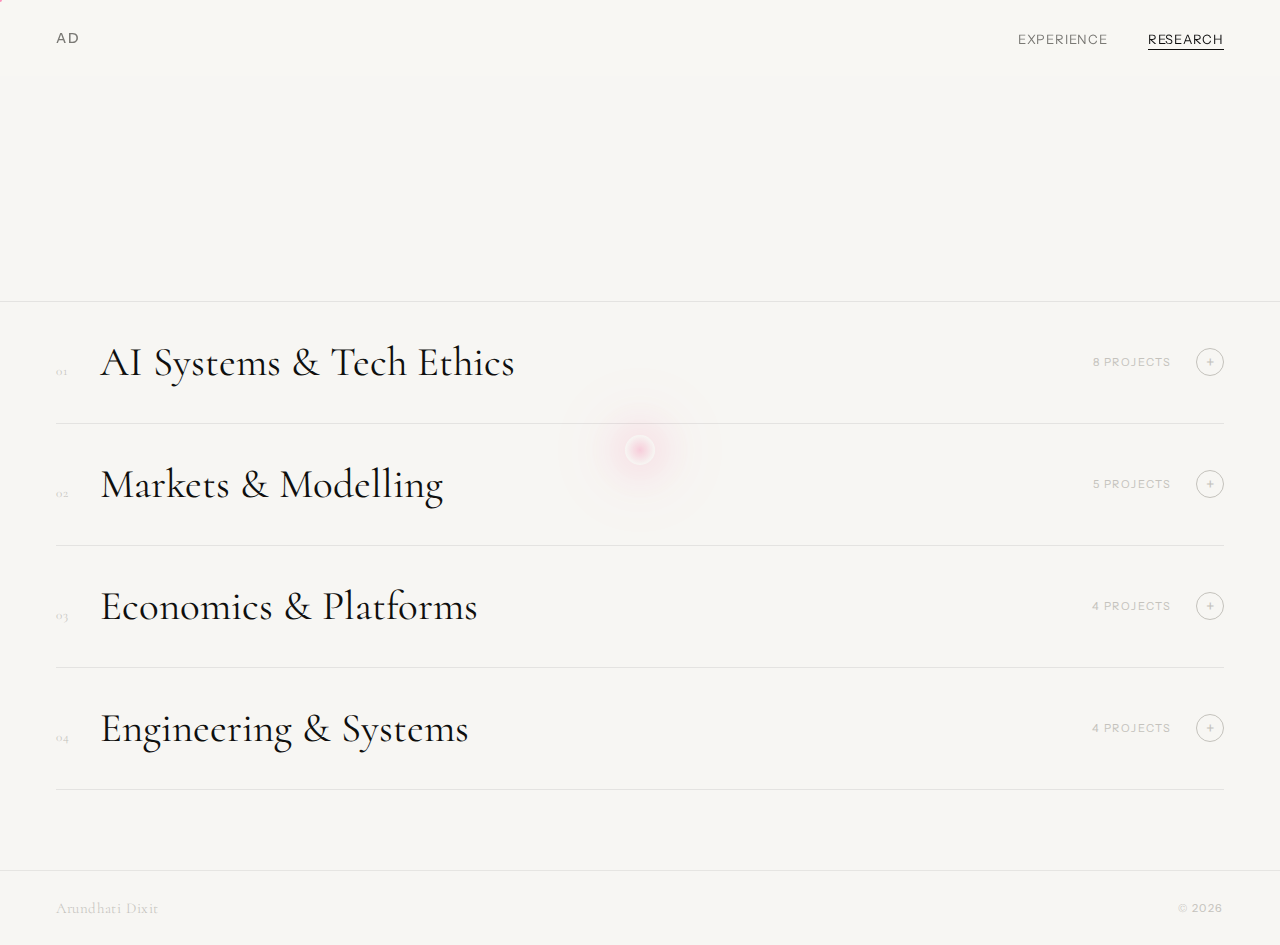
<file: research.html>
<!DOCTYPE html>
<html lang="en">
<head>
  <meta charset="UTF-8" />
  <meta name="viewport" content="width=device-width, initial-scale=1.0" />
  <title>Research · Arundhati Dixit</title>
  <link rel="preconnect" href="https://fonts.googleapis.com" />
  <link rel="preconnect" href="https://fonts.gstatic.com" crossorigin />
  <link href="https://fonts.googleapis.com/css2?family=Cormorant:ital,wght@0,300;0,400;0,500;1,300&family=Instrument+Sans:ital,wght@0,400;0,500;1,400&display=swap" rel="stylesheet" />
  <link rel="stylesheet" href="styles.css" />
  <style>
    .research-body { padding: 0 56px 80px; }

    /* ── GROUP ── */
    .group {
      border-bottom: 1px solid rgba(15,15,14,0.08);
      opacity: 0;
      transform: translateY(16px);
      transition: opacity 0.55s ease, transform 0.55s ease;
    }
    .group.visible { opacity: 1; transform: translateY(0); }

    .group-header {
      display: grid;
      grid-template-columns: 1fr auto;
      align-items: center;
      padding: 40px 0;
      cursor: pointer; gap: 24px;
    }
    .group-left { display: flex; align-items: baseline; gap: 20px; }
    .group-number {
      font-family: 'Cormorant', serif;
      font-weight: 300; font-size: 13px;
      color: var(--ink-faint); letter-spacing: 0.08em; min-width: 24px;
    }
    .group-title {
      font-family: 'Cormorant', serif;
      font-weight: 400;
      font-size: clamp(28px, 3.2vw, 44px);
      line-height: 1; color: var(--ink); transition: color 0.25s;
    }
    .group-header:hover .group-title { color: var(--accent); }
    .group-meta { display: flex; align-items: center; gap: 24px; }
    .group-count {
      font-size: 11px; letter-spacing: 0.14em;
      text-transform: uppercase; color: var(--ink-faint);
    }
    .group-toggle {
      width: 28px; height: 28px;
      border: 1px solid var(--ink-faint);
      border-radius: 50%;
      display: flex; align-items: center; justify-content: center;
      font-size: 16px; color: var(--ink-faint);
      transition: border-color 0.25s, color 0.25s, transform 0.35s ease;
      flex-shrink: 0; line-height: 1;
    }
    .group-header:hover .group-toggle { border-color: var(--accent); color: var(--accent); }
    .group.open .group-toggle { transform: rotate(45deg); border-color: var(--accent); color: var(--accent); }

    .group-body {
      max-height: 0; overflow: hidden;
      transition: max-height 0.65s cubic-bezier(0.23,1,0.32,1);
    }
    .group.open .group-body { max-height: 3000px; }

    /* ── ACCORDION ── */
    .accordion-item {
      border-top: 1px solid rgba(15,15,14,0.06);
      cursor: pointer;
    }
    .accordion-item:last-child { margin-bottom: 24px; }
    .accordion-header {
      display: grid;
      grid-template-columns: 1fr auto;
      align-items: center;
      padding: 18px 0 18px 32px; gap: 20px;
    }
    .accordion-left { display: flex; align-items: baseline; gap: 14px; flex-wrap: wrap; }
    .accordion-title {
      font-size: 14px; font-weight: 500;
      color: var(--ink-muted); line-height: 1.4; transition: color 0.25s;
    }
    .accordion-item:hover .accordion-title { color: var(--ink); }
    .accordion-item.open .accordion-title { color: var(--accent); }
    .badge {
      font-size: 9px; letter-spacing: 0.14em; text-transform: uppercase;
      color: var(--accent); border: 1px solid var(--accent);
      padding: 2px 7px; white-space: nowrap; flex-shrink: 0;
    }
    .accordion-year {
      font-size: 11px; letter-spacing: 0.1em;
      color: var(--ink-faint); white-space: nowrap; text-align: right;
    }
    .accordion-body {
      max-height: 0; overflow: hidden;
      transition: max-height 0.4s cubic-bezier(0.23,1,0.32,1);
      padding-left: 32px;
    }
    .accordion-item.open .accordion-body { max-height: 400px; }
    .accordion-content {
      padding-bottom: 20px;
      display: flex; flex-direction: column; gap: 10px;
    }
    .accordion-desc {
      font-size: 13px; line-height: 1.75;
      color: var(--ink-muted); max-width: 620px;
    }
    .accordion-advisor {
      font-size: 11px; letter-spacing: 0.04em;
      color: var(--ink-faint); font-style: italic;
    }
    .accordion-link {
      display: inline-flex; align-items: center; gap: 6px;
      font-size: 11px; letter-spacing: 0.1em; text-transform: uppercase;
      color: var(--ink-faint); text-decoration: none;
      transition: color 0.25s; width: fit-content;
    }
    .accordion-link::after { content: '→'; transition: transform 0.2s ease; }
    .accordion-link:hover { color: var(--accent); }
    .accordion-link:hover::after { transform: translateX(4px); }

    @media (max-width: 768px) {
      .research-body { padding: 0 24px 80px; }
      .accordion-header { padding-left: 16px; }
      .accordion-body { padding-left: 16px; }
    }
  </style>
</head>
<body>
  <div id="cursor-orb"></div>
  <div id="cursor-dot"></div>

  <nav>
    <a href="index.html" class="nav-logo">AD</a>
    <ul class="nav-links">
      <li><a href="experience.html">Experience</a></li>
      <li><a href="research.html" class="active">Research</a></li>
    </ul>
  </nav>

  <div class="page-header">
    <h1 class="page-title">Research & Projects</h1>
    <p class="page-subtitle">4 areas · 20 projects</p>
  </div>

  <div class="research-body">

    <!-- ── 01: AI SYSTEMS & TECH ETHICS ── -->
    <div class="group" onclick="toggleGroup(this)">
      <div class="group-header">
        <div class="group-left">
          <span class="group-number">01</span>
          <h2 class="group-title">AI Systems & Tech Ethics</h2>
        </div>
        <div class="group-meta">
          <span class="group-count">8 projects</span>
          <span class="group-toggle">+</span>
        </div>
      </div>
      <div class="group-body">

        <div class="accordion-item" onclick="toggleAccordion(event, this)">
          <div class="accordion-header">
            <div class="accordion-left">
              <span class="accordion-title">Applyr — GenAI-powered job application platform with swipe UX</span>
              <span class="badge">Project</span>
            </div>
            <span class="accordion-year">2026</span>
          </div>
          <div class="accordion-body"><div class="accordion-content">
            <p class="accordion-desc">Designed and built Applyr, an agentic AI platform that streamlines job applications through a swipe-based interface. Leverages LLMs to autofill application forms and generate personalised, editable cover letters in real time, reducing application time by an estimated 70%. Built for mobile-first use with integrated application tracking.</p>
            <span class="accordion-advisor">Generative AI for Business · Columbia Business School · Spring 2026</span>
          </div></div>
        </div>

        <div class="accordion-item" onclick="toggleAccordion(event, this)">
          <div class="accordion-header">
            <div class="accordion-left">
              <span class="accordion-title">Ethics analysis | Upstart ML bias analysis & Meta's misinformation policies and the community notes shift</span>
            </div>
            <span class="accordion-year">2026</span>
          </div>
          <div class="accordion-body"><div class="accordion-content">
            <p class="accordion-desc">Applied Trevor Nelson's framework for technology ethics to evaluate accountability, transparency, and societal impact of institutional decisions.</p>
            <span class="accordion-advisor">Columbia Business School · 2026</span>
          </div></div>
        </div>

        <div class="accordion-item" onclick="toggleAccordion(event, this)">
          <div class="accordion-header">
            <div class="accordion-left">
              <span class="accordion-title">LLM analyst chatbot for healthcare equity research using RAG pipelines</span>
              <span class="badge">Project</span>
            </div>
            <span class="accordion-year">2025</span>
          </div>
          <div class="accordion-body"><div class="accordion-content">
            <p class="accordion-desc">Architected and deployed an LLM-powered chatbot for dynamic retrieval and summarisation of research and financial datasets for healthcare-focused clients at Nephron Research.</p>
            <span class="accordion-advisor">Nephron Research · Fall 2025</span>
          </div></div>
        </div>

        <div class="accordion-item" onclick="toggleAccordion(event, this)">
          <div class="accordion-header">
            <div class="accordion-left">
              <span class="accordion-title">LLM-powered automation platform for semiconductor design workflows</span>
              <span class="badge">Project</span>
            </div>
            <span class="accordion-year">2025</span>
          </div>
          <div class="accordion-body"><div class="accordion-content">
            <p class="accordion-desc">Designed an LLM automation platform integrating validation tools and intelligent test augmentation to streamline engineering analysis and debugging across hardware design teams.</p>
            <span class="accordion-advisor">Columbia Business School · 2025</span>
          </div></div>
        </div>

        <div class="accordion-item" onclick="toggleAccordion(event, this)">
          <div class="accordion-header">
            <div class="accordion-left">
              <span class="accordion-title">Chat of the Town: Gathering User Perception About ChatGPT</span>
              <span class="badge">Publication</span>
            </div>
            <span class="accordion-year">2023</span>
          </div>
          <div class="accordion-body"><div class="accordion-content">
            <p class="accordion-desc">Studied human interaction with ChatGPT — nature and frequency of questions, user perception of responses, and utility and satisfaction derived across domains of use.</p>
            <span class="accordion-advisor">Arundhati Dixit, Ridhi Jain · SSRN, 2023</span>
            <a class="accordion-link" href="https://papers.ssrn.com/sol3/papers.cfm?abstract_id=4502004" target="_blank">Read on SSRN</a>
          </div></div>
        </div>

        <div class="accordion-item" onclick="toggleAccordion(event, this)">
          <div class="accordion-header">
            <div class="accordion-left">
              <span class="accordion-title">Ethics in HCI: study of dark patterns</span>
            </div>
            <span class="accordion-year">2021–22</span>
          </div>
          <div class="accordion-body"><div class="accordion-content">
            <p class="accordion-desc">Evaluated ethics in human computer interaction with a focus on dark patterns, ie, deceptive UI/UX techniques designed to manipulate user behaviour against their own interests.</p>
            <span class="accordion-advisor">Prof. Jyoti Kumar · IIT Delhi</span>
          </div></div>
        </div>

        <div class="accordion-item" onclick="toggleAccordion(event, this)">
          <div class="accordion-header">
            <div class="accordion-left">
              <span class="accordion-title">Effect of voters' uncertainty on election outcomes | computational social choice</span>
            </div>
            <span class="accordion-year">2022</span>
          </div>
          <div class="accordion-body"><div class="accordion-content">
            <p class="accordion-desc">Analysed how voter uncertainty affects election outcomes from a computational social choice perspective, examining strategic voting and preference aggregation mechanisms.</p>
            <span class="accordion-advisor">Prof. Rohit Vaish · IIT Delhi</span>
          </div></div>
        </div>

      </div>
    </div>

    <!-- ── 02: MARKETS & MODELLING ── -->
    <div class="group" onclick="toggleGroup(this)">
      <div class="group-header">
        <div class="group-left">
          <span class="group-number">02</span>
          <h2 class="group-title">Markets & Modelling</h2>
        </div>
        <div class="group-meta">
          <span class="group-count">5 projects</span>
          <span class="group-toggle">+</span>
        </div>
      </div>
      <div class="group-body">

        <div class="accordion-item" onclick="toggleAccordion(event, this)">
          <div class="accordion-header">
            <div class="accordion-left">
              <span class="accordion-title">ML weather risk prediction for clean energy infrastructure portfolios</span>
              <span class="badge">Project</span>
            </div>
            <span class="accordion-year">2025</span>
          </div>
          <div class="accordion-body"><div class="accordion-content">
            <p class="accordion-desc">Built a multi-source time series ML system for real time weather scenario modelling supporting bias-adjusted forecasting for clean energy infrastructure investments at Leyden Analytics.</p>
            <span class="accordion-advisor">ML Consultant to Leyden Analytics · Columbia Business School · 2025</span>
          </div></div>
        </div>

        <div class="accordion-item" onclick="toggleAccordion(event, this)">
          <div class="accordion-header">
            <div class="accordion-left">
              <span class="accordion-title">Adding Structure to Statistics: COVID-19 Dynamics in India</span>
              <span class="badge">Publication</span>
            </div>
            <span class="accordion-year">2020</span>
          </div>
          <div class="accordion-body"><div class="accordion-content">
            <p class="accordion-desc">Statistical analysis of COVID-19 case, death, and test time series in India. Examined temperature and humidity effects, applied exponential smoothing for forecasting, and built compartmental models for lockdown scenarios and policy implications.</p>
            <span class="accordion-advisor">Arundhati Dixit, Sarthak Vishnoi, SB Paul · medRxiv, 2020</span>
            <a class="accordion-link" href="https://www.medrxiv.org/content/10.1101/2020.05.26.20113522v2" target="_blank">Read on medRxiv</a>
          </div></div>
        </div>

        <div class="accordion-item" onclick="toggleAccordion(event, this)">
          <div class="accordion-header">
            <div class="accordion-left">
              <span class="accordion-title">Replication of Stock & Watson: International Business Cycle Dynamics</span>
            </div>
            <span class="accordion-year">2020</span>
          </div>
          <div class="accordion-body"><div class="accordion-content">
            <p class="accordion-desc">Replication exercise for Stock and Watson's study on changes in international business cycle dynamics, published in the Journal of the European Economic Association (2005).</p>
            <span class="accordion-advisor">Prof. SB Paul · IIT Delhi</span>
          </div></div>
        </div>

        <div class="accordion-item" onclick="toggleAccordion(event, this)">
          <div class="accordion-header">
            <div class="accordion-left">
              <span class="accordion-title">Econometric analysis of factors affecting hotel pricing</span>
            </div>
            <span class="accordion-year">2018</span>
          </div>
          <div class="accordion-body"><div class="accordion-content">
            <p class="accordion-desc">Applied econometric methods to identify and quantify factors driving hotel pricing, examining demand elasticity, location, seasonality, and competitive dynamics.</p>
            <span class="accordion-advisor">IIT Delhi · 2018</span>
          </div></div>
        </div>

        <div class="accordion-item" onclick="toggleAccordion(event, this)">
          <div class="accordion-header">
            <div class="accordion-left">
              <span class="accordion-title">Macroeconomic indicators of India over 50 years</span>
            </div>
            <span class="accordion-year">2017</span>
          </div>
          <div class="accordion-body"><div class="accordion-content">
            <p class="accordion-desc">Longitudinal study of India's macroeconomic indicators across five decades, examining structural shifts in GDP, inflation, trade, and monetary policy.</p>
            <span class="accordion-advisor">IIT Delhi · 2017</span>
          </div></div>
        </div>

      </div>
    </div>

    <!-- ── 03: ECONOMICS & PLATFORMS ── -->
    <div class="group" onclick="toggleGroup(this)">
      <div class="group-header">
        <div class="group-left">
          <span class="group-number">03</span>
          <h2 class="group-title">Economics & Platforms</h2>
        </div>
        <div class="group-meta">
          <span class="group-count">4 projects</span>
          <span class="group-toggle">+</span>
        </div>
      </div>
      <div class="group-body">

        <div class="accordion-item" onclick="toggleAccordion(event, this)">
          <div class="accordion-header">
            <div class="accordion-left">
              <span class="accordion-title">Microeconomic analysis of platform design — monopoly, competition, homing</span>
            </div>
            <span class="accordion-year">2020</span>
          </div>
          <div class="accordion-body"><div class="accordion-content">
            <p class="accordion-desc">Analysed platform design strategies beyond pricing for monopoly and competitive markets, examining single-homing and multi-homing dynamics and their effects on platform participation and welfare.</p>
            <span class="accordion-advisor">Prof. Saptarshi Mukherjee · IIT Delhi</span>
          </div></div>
        </div>

        <div class="accordion-item" onclick="toggleAccordion(event, this)">
          <div class="accordion-header">
            <div class="accordion-left">
              <span class="accordion-title">Spectrum auctions mechanism design</span>
            </div>
            <span class="accordion-year">2019</span>
          </div>
          <div class="accordion-body"><div class="accordion-content">
            <p class="accordion-desc">Studied mechanism design in spectrum auctions, examining auction formats, bidder strategy, and efficiency outcomes in regulatory and market contexts.</p>
            <span class="accordion-advisor">Prof. Saptarshi Mukherjee · IIT Delhi</span>
          </div></div>
        </div>

        <div class="accordion-item" onclick="toggleAccordion(event, this)">
          <div class="accordion-header">
            <div class="accordion-left">
              <span class="accordion-title">Supplier costing negotiation analytics — Daimler AG</span>
              <span class="badge">Project</span>
            </div>
            <span class="accordion-year">2019</span>
          </div>
          <div class="accordion-body"><div class="accordion-content">
            <p class="accordion-desc">Used data analytics and visualisation to analyse and automate the study of supplier costing negotiations within the Cost Engineering department at Daimler AG, Kawasaki.</p>
            <span class="accordion-advisor">Cost Engineering · Daimler AG · Japan · 2019</span>
          </div></div>
        </div>

      </div>
    </div>

    <!-- ── 04: ENGINEERING & SYSTEMS ── -->
    <div class="group" onclick="toggleGroup(this)">
      <div class="group-header">
        <div class="group-left">
          <span class="group-number">04</span>
          <h2 class="group-title">Engineering & Systems</h2>
        </div>
        <div class="group-meta">
          <span class="group-count">4 projects</span>
          <span class="group-toggle">+</span>
        </div>
      </div>
      <div class="group-body">

        <div class="accordion-item" onclick="toggleAccordion(event, this)">
          <div class="accordion-header">
            <div class="accordion-left">
              <span class="accordion-title">Vehicle detection and tracking using machine learning</span>
            </div>
            <span class="accordion-year">2020</span>
          </div>
          <div class="accordion-body"><div class="accordion-content">
            <p class="accordion-desc">Designed and implemented an ML-based vehicle detection and tracking system, applying computer vision techniques to real-world traffic data.</p>
            <span class="accordion-advisor">Prof. Prathosh · Prof. Jayadeva · IIT Delhi</span>
          </div></div>
        </div>

        <div class="accordion-item" onclick="toggleAccordion(event, this)">
          <div class="accordion-header">
            <div class="accordion-left">
              <span class="accordion-title">Efficiency of hybrid vehicles for Indian driving cycles</span>
            </div>
            <span class="accordion-year">2021–22</span>
          </div>
          <div class="accordion-body"><div class="accordion-content">
            <p class="accordion-desc">Evaluated hybrid vehicle efficiency under Indian driving conditions, modelling energy consumption and performance across representative urban and highway driving cycles.</p>
            <span class="accordion-advisor">Prof. Subbarao · IIT Delhi</span>
          </div></div>
        </div>

        <div class="accordion-item" onclick="toggleAccordion(event, this)">
          <div class="accordion-header">
            <div class="accordion-left">
              <span class="accordion-title">Operations research analysis of Mobility as a Service (MaaS)</span>
            </div>
            <span class="accordion-year">2019–20</span>
          </div>
          <div class="accordion-body"><div class="accordion-content">
            <p class="accordion-desc">B.Tech thesis | Applied operations research methods to analyse the design and optimisation of Mobility as a Service systems, examining routing, fleet sizing, and service integration.</p>
            <span class="accordion-advisor">Prof. Nomesh Bolia · IIT Delhi · B.Tech Thesis</span>
          </div></div>
        </div>

        <div class="accordion-item" onclick="toggleAccordion(event, this)">
          <div class="accordion-header">
            <div class="accordion-left">
              <span class="accordion-title">EV power modular layout design and simulation</span>
              <span class="badge">Project</span>
            </div>
            <span class="accordion-year">2018</span>
          </div>
          <div class="accordion-body"><div class="accordion-content">
            <p class="accordion-desc">Design, prototyping, and simulation of power modular layout for electric vehicles at the High Voltage and Power Electronics Lab, Ohio State University.</p>
            <span class="accordion-advisor">Prof. Anant Agarwal · Ohio State University · Summer 2018</span>
          </div></div>
        </div>

      </div>
    </div>

  </div>

  <footer>
    <span class="footer-name">Arundhati Dixit</span>
    <span class="footer-year">© 2026</span>
  </footer>

  <script src="scripts.js"></script>
  <script>
    document.addEventListener('DOMContentLoaded', () => initScrollReveal('.group'));
    function toggleGroup(el) { el.classList.toggle('open'); }
    function toggleAccordion(e, el) {
      e.stopPropagation();
      el.closest('.group-body').querySelectorAll('.accordion-item').forEach(item => {
        if (item !== el) item.classList.remove('open');
      });
      el.classList.toggle('open');
    }
  </script>
</body>
</html>
</file>
<file: styles.css>
/* ── RESET & TOKENS ── */
*, *::before, *::after { box-sizing: border-box; margin: 0; padding: 0; }

:root {
  --bg: #f7f6f3;
  --ink: #0f0f0e;
  --ink-muted: #7a7974;
  --ink-faint: #c4c2bc;
  --accent: #ff2d78;
}

html { scroll-behavior: smooth; }
body {
  background: var(--bg);
  color: var(--ink);
  font-family: 'Instrument Sans', sans-serif;
  cursor: none;
  overflow-x: hidden;
}

/* ── CURSOR ── */
#cursor-orb {
  position: fixed;
  width: 30px; height: 30px;
  border-radius: 50%;
  background: radial-gradient(circle, rgba(255,100,160,0.28) 0%, rgba(255,100,160,0.0) 70%);
  box-shadow: 0 0 32px 14px rgba(255,100,160,0.10), 0 0 80px 30px rgba(255,100,160,0.04);
  pointer-events: none;
  z-index: 9999;
  transform: translate(-50%, -50%);
  transition: width 0.35s ease, height 0.35s ease;
  mix-blend-mode: multiply;
}
#cursor-dot {
  position: fixed;
  width: 4px; height: 4px;
  border-radius: 50%;
  background: rgba(255,100,160,0.7);
  pointer-events: none;
  z-index: 10000;
  transform: translate(-50%, -50%);
}

/* ── NAV ── */
nav {
  position: fixed;
  top: 0; left: 0; right: 0;
  z-index: 100;
  display: flex;
  justify-content: space-between;
  align-items: center;
  padding: 28px 56px;
  background: rgba(247,246,243,0.92);
  backdrop-filter: blur(12px);
  -webkit-backdrop-filter: blur(12px);
}
.nav-logo {
  font-family: 'Instrument Sans', sans-serif;
  font-weight: 500;
  font-size: 14px;
  letter-spacing: 0.12em;
  text-transform: uppercase;
  color: var(--ink-muted);
  text-decoration: none;
  transition: color 0.25s;
}
.nav-logo:hover { color: var(--accent); }
.nav-links { display: flex; gap: 40px; list-style: none; }
.nav-links a {
  font-size: 13px;
  letter-spacing: 0.06em;
  text-transform: uppercase;
  color: var(--ink-muted);
  text-decoration: none;
  position: relative;
  transition: color 0.25s;
}
.nav-links a::after {
  content: '';
  position: absolute;
  bottom: -3px; left: 0;
  width: 0; height: 1px;
  background: var(--accent);
  transition: width 0.3s ease;
}
.nav-links a:hover { color: var(--accent); }
.nav-links a:hover::after { width: 100%; }
.nav-links a.active { color: var(--ink); }
.nav-links a.active::after { width: 100%; background: var(--ink); }

/* ── PAGE HEADER ── */
.page-header {
  padding: 160px 56px 64px;
  display: flex;
  align-items: flex-end;
  justify-content: space-between;
  border-bottom: 1px solid rgba(15,15,14,0.08);
}
.page-title {
  font-family: 'Cormorant', serif;
  font-weight: 300;
  font-size: clamp(48px, 6vw, 80px);
  line-height: 1;
  letter-spacing: -0.01em;
  opacity: 0;
  animation: fadeUp 0.7s 0.1s ease forwards;
}
.page-subtitle {
  font-size: 12px;
  letter-spacing: 0.14em;
  text-transform: uppercase;
  color: var(--ink-muted);
  padding-bottom: 8px;
  opacity: 0;
  animation: fadeUp 0.7s 0.25s ease forwards;
}

/* ── FOOTER ── */
footer {
  border-top: 1px solid rgba(15,15,14,0.07);
  padding: 28px 56px;
  display: flex;
  justify-content: space-between;
  align-items: center;
}
.footer-name {
  font-family: 'Cormorant', serif;
  font-weight: 300;
  font-size: 15px;
  color: var(--ink-faint);
  letter-spacing: 0.04em;
}
.footer-year {
  font-size: 11px;
  letter-spacing: 0.14em;
  text-transform: uppercase;
  color: var(--ink-faint);
}

/* ── KEYFRAMES ── */
@keyframes fadeUp {
  from { opacity: 0; transform: translateY(20px); }
  to   { opacity: 1; transform: translateY(0); }
}
@keyframes fadeIn {
  from { opacity: 0; }
  to   { opacity: 1; }
}

/* ── RESPONSIVE ── */
@media (max-width: 768px) {
  nav { padding: 20px 24px; }
  .nav-links { gap: 20px; }
  .page-header { padding: 120px 24px 48px; flex-direction: column; gap: 12px; align-items: flex-start; }
  footer { padding: 24px; flex-direction: column; gap: 8px; text-align: center; }
}
</file>
